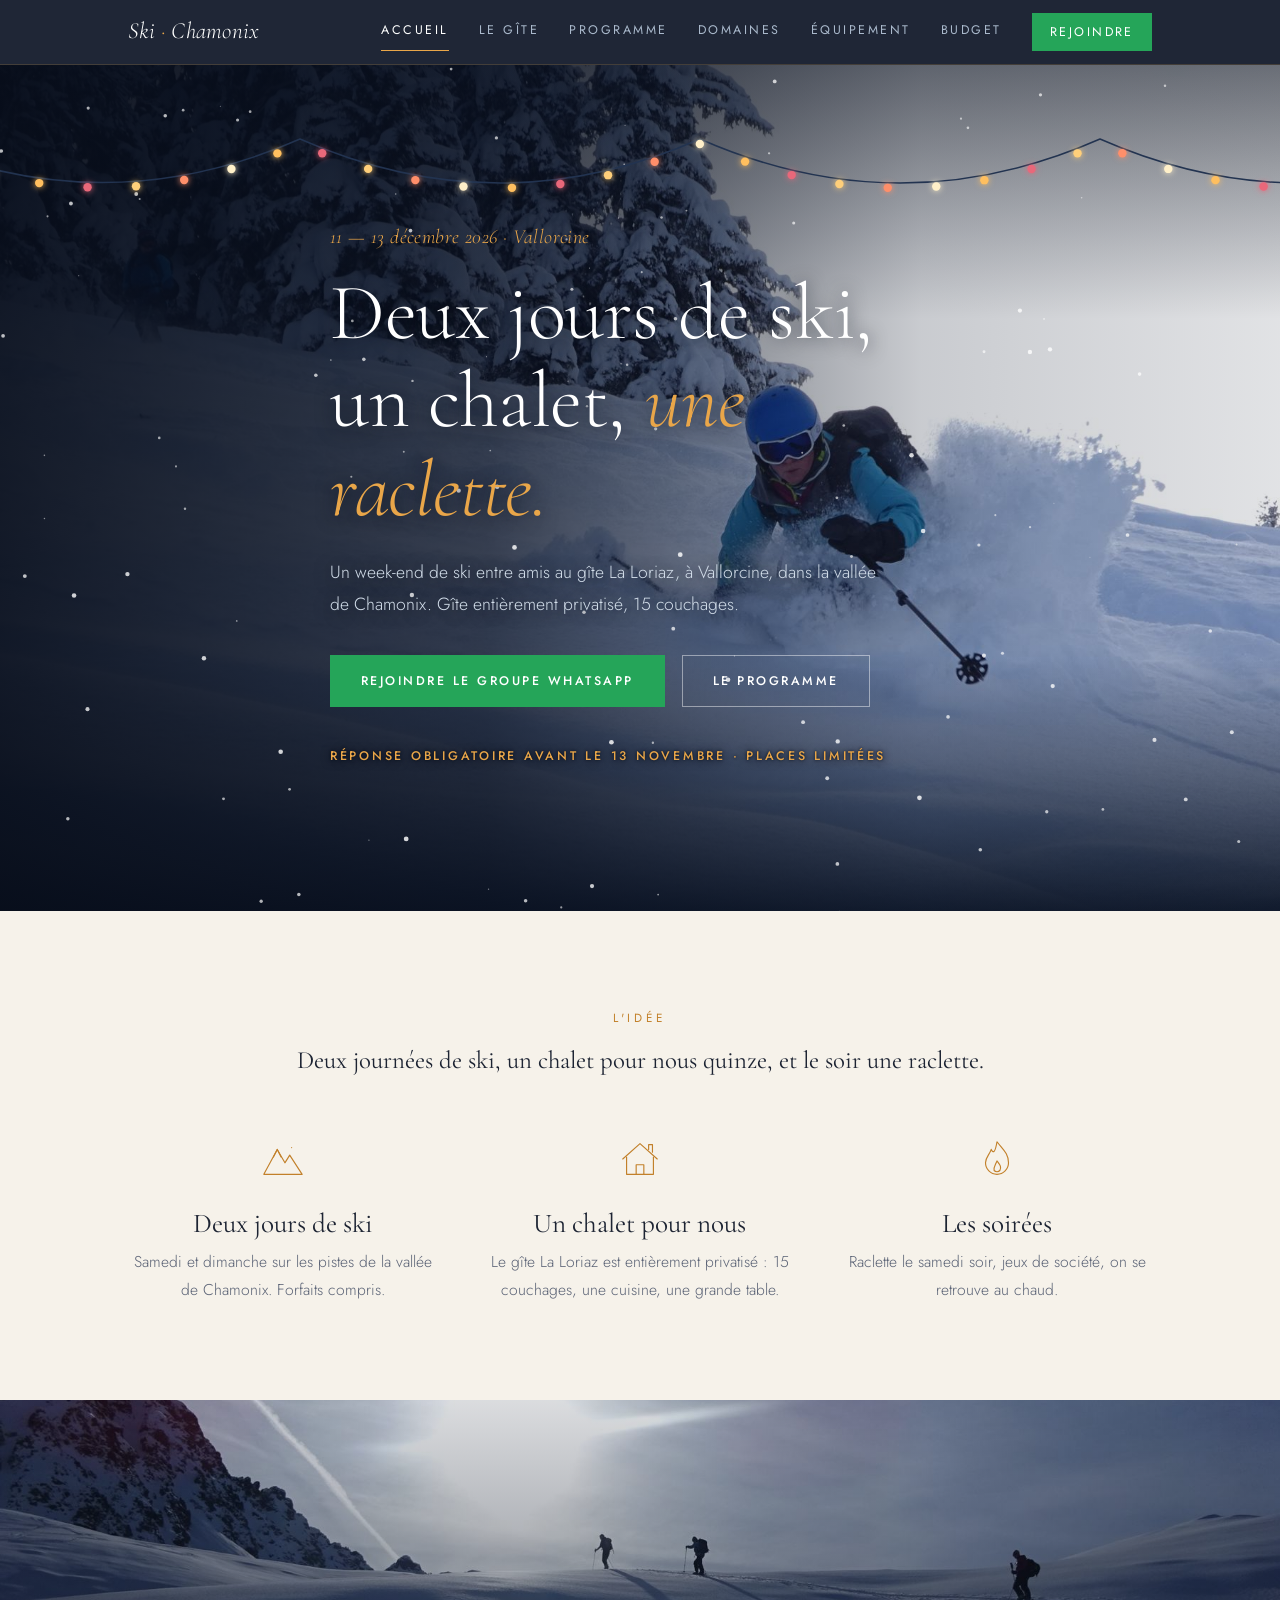
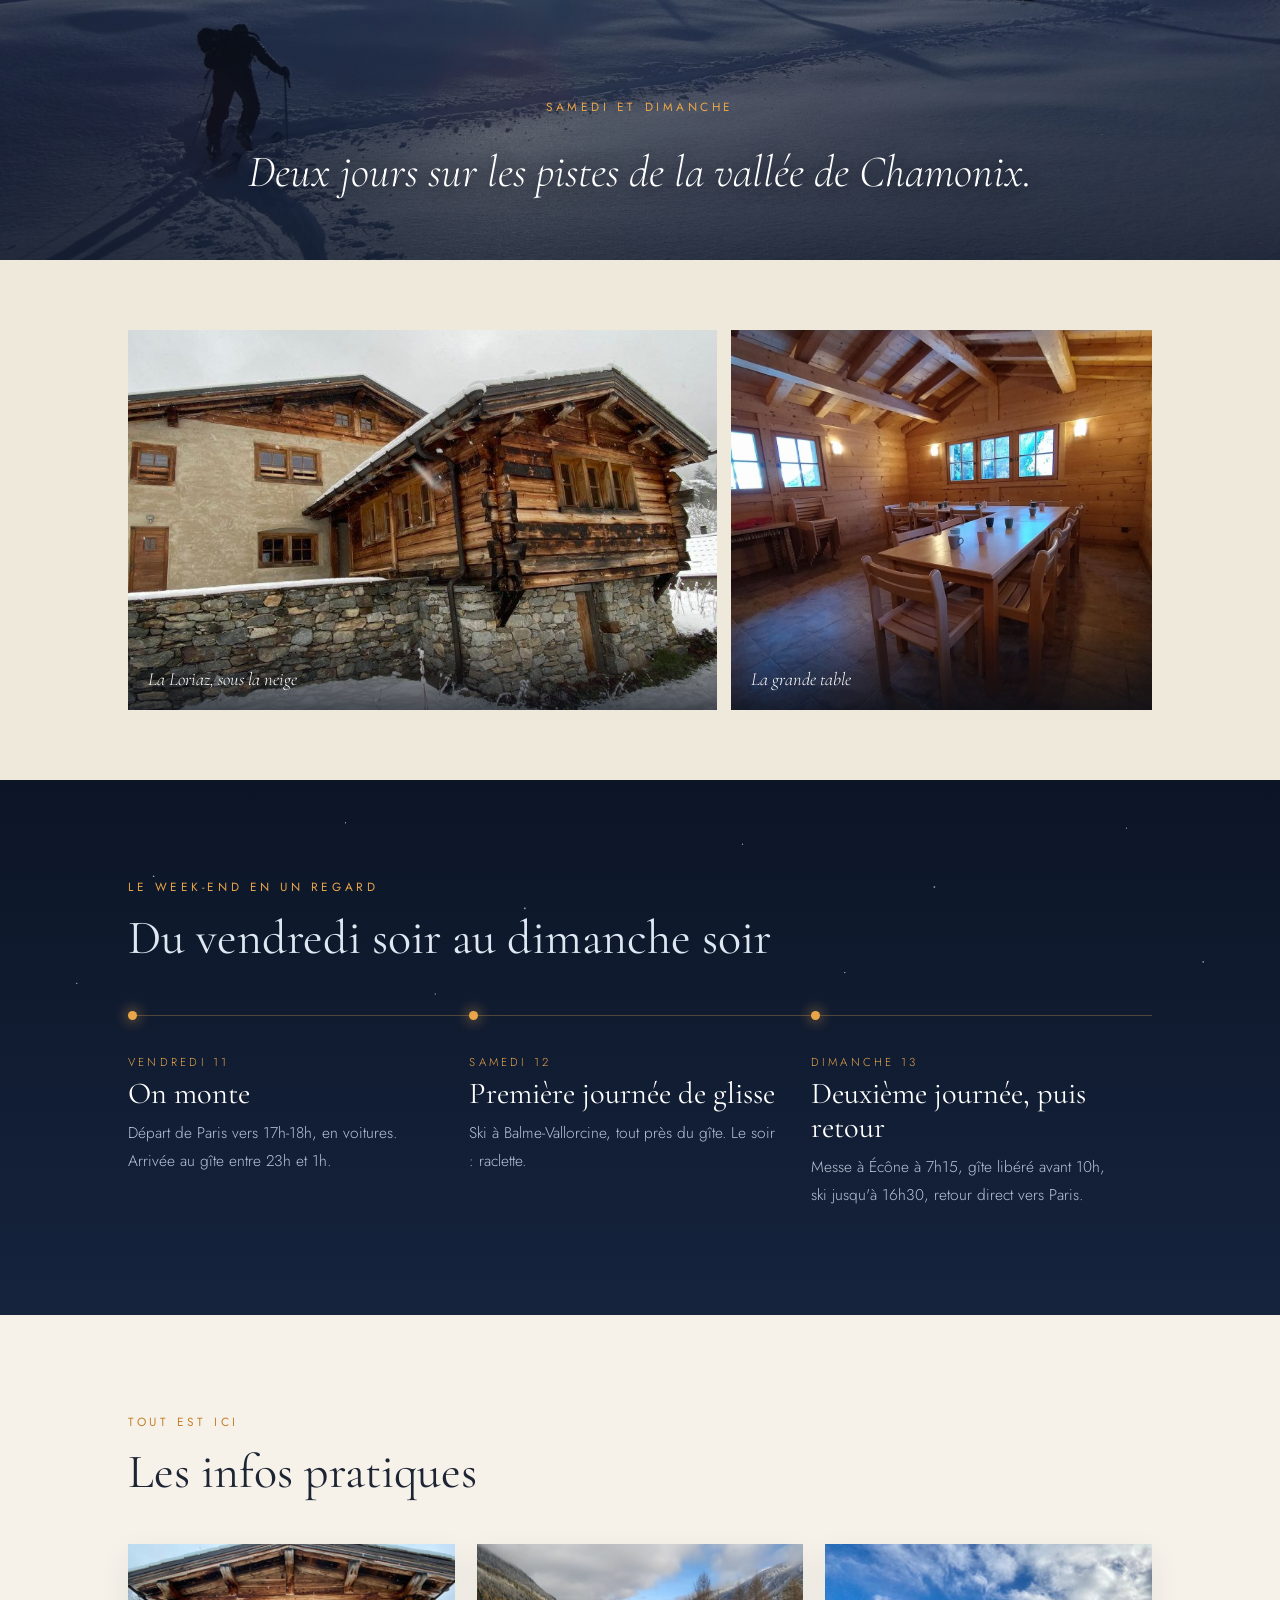
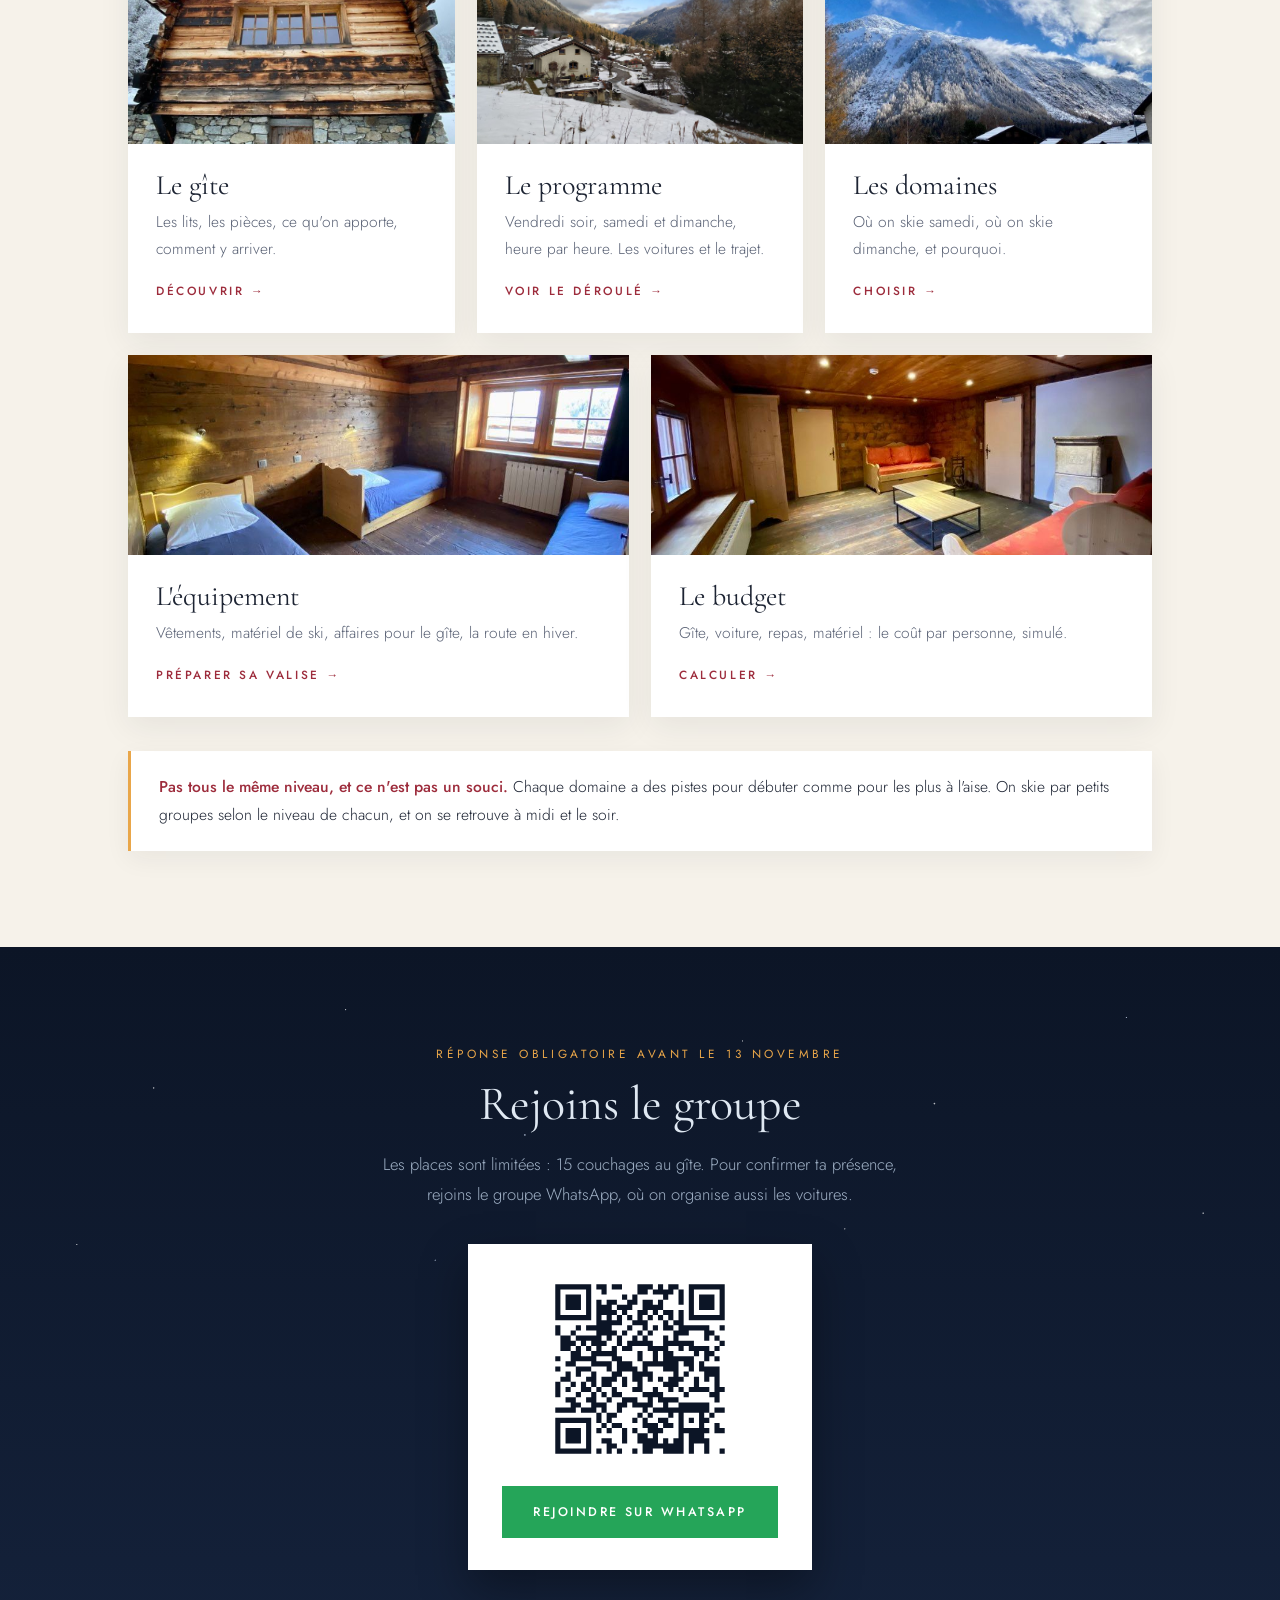
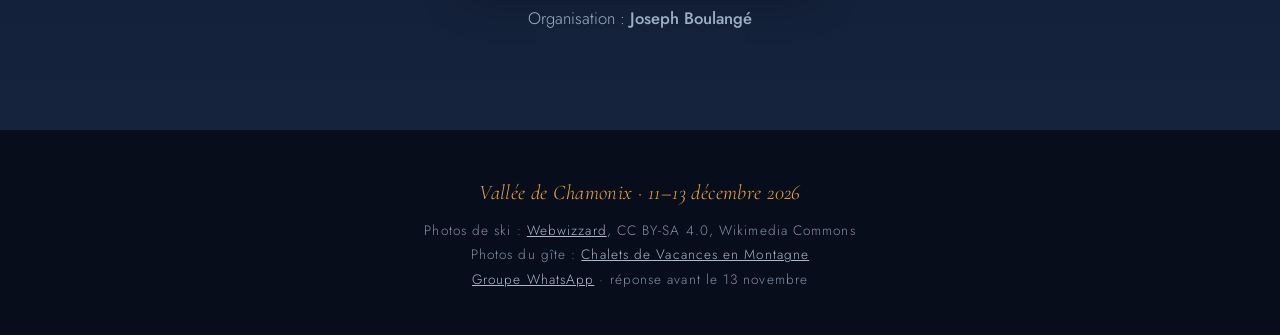
<file: index.html>
<!DOCTYPE html>
<html lang="fr">
<head>
    <meta charset="UTF-8">
    <meta name="viewport" content="width=device-width, initial-scale=1.0">
    <title>Week-end ski · Vallée de Chamonix · 11-13 décembre 2026</title>
    <link rel="preconnect" href="https://fonts.googleapis.com">
    <link rel="preconnect" href="https://fonts.gstatic.com" crossorigin>
    <link href="https://fonts.googleapis.com/css2?family=Cormorant+Garamond:ital,wght@0,300;0,400;0,500;0,600;1,300;1,400&family=Jost:wght@300;400;500&display=swap" rel="stylesheet">
    <link rel="stylesheet" href="style.css">
</head>
<body>

    <nav class="site-nav">
        <div class="container nav-inner">
            <a href="index.html" class="nav-logo">Ski <span>·</span> Chamonix</a>
            <div class="nav-links">
                <a href="index.html" class="active">Accueil</a>
                <a href="gite.html">Le gîte</a>
                <a href="programme.html">Programme</a>
                <a href="domaines.html">Domaines</a>
                <a href="equipement.html">Équipement</a>
                <a href="budget.html">Budget</a>
                <a href="https://chat.whatsapp.com/JaET11jtQ837spinIDWd2D" class="nav-cta" target="_blank" rel="noopener">Rejoindre</a>
            </div>
        </div>
    </nav>

    <header class="hero">
        <div class="hero-photo" role="img" aria-label="Skieur dans la poudreuse, vallée de Chamonix"></div>
        <div class="hero-shade"></div>
        <svg id="lights" class="lights" viewBox="0 0 1440 110" preserveAspectRatio="xMidYMin slice" aria-hidden="true">
            <defs><filter id="glow" x="-200%" y="-200%" width="500%" height="500%"><feGaussianBlur stdDeviation="3.2" result="b"/><feMerge><feMergeNode in="b"/><feMergeNode in="SourceGraphic"/></feMerge></filter></defs>
            <path d="M-20,8 Q180,98 380,10 Q580,98 780,10 Q980,98 1180,10 Q1380,98 1580,10" fill="none" stroke="#223350" stroke-width="1.5"/>
        </svg>
        <canvas class="snow-canvas"></canvas>
        <div class="container hero-content">
            <span class="kicker">11 — 13 décembre 2026 · Vallorcine</span>
            <h1>Deux jours de ski, un chalet, <em>une raclette.</em></h1>
            <p class="hero-sub">Un week-end de ski entre amis au gîte La Loriaz, à Vallorcine, dans la vallée de Chamonix. Gîte entièrement privatisé, 15 couchages.</p>
            <a href="https://chat.whatsapp.com/JaET11jtQ837spinIDWd2D" class="btn btn-wa" target="_blank" rel="noopener">Rejoindre le groupe WhatsApp</a>
            <a href="programme.html" class="btn btn-ghost">Le programme</a>
            <p class="hero-deadline">Réponse obligatoire avant le 13 novembre · places limitées</p>
        </div>
    </header>

    <main>
        <section class="section">
            <div class="container center">
                <div class="reveal">
                    <span class="eyebrow">L'idée</span>
                    <p class="lead">Deux journées de ski, un chalet pour nous quinze, et le soir une raclette.</p>
                </div>
                <div class="pillars">
                    <div class="pillar reveal">
                        <svg viewBox="0 0 48 48"><path d="M4 40 L18 14 L26 28 L31 20 L44 40 Z"/><path d="M14 22 L18 14 L22 22"/><path d="M33 12 L33 12.1"/></svg>
                        <h3>Deux jours de ski</h3>
                        <p>Samedi et dimanche sur les pistes de la vallée de Chamonix. Forfaits compris.</p>
                    </div>
                    <div class="pillar reveal">
                        <svg viewBox="0 0 48 48"><path d="M6 24 L24 8 L42 24"/><path d="M10 22 V40 H38 V22"/><path d="M20 40 V30 H28 V40"/><path d="M33 14 V9 H37 V17"/></svg>
                        <h3>Un chalet pour nous</h3>
                        <p>Le gîte La Loriaz est entièrement privatisé : 15 couchages, une cuisine, une grande table.</p>
                    </div>
                    <div class="pillar reveal">
                        <svg viewBox="0 0 48 48"><path d="M24 6 C30 14 36 18 36 28 A12 12 0 0 1 12 28 C12 22 16 20 18 14 C20 18 22 18 24 6 Z"/><path d="M24 26 C27 30 29 32 27 36 A4 4 0 0 1 21 36 C20 33 22 31 24 26 Z"/></svg>
                        <h3>Les soirées</h3>
                        <p>Raclette le samedi soir, jeux de société, on se retrouve au chaud.</p>
                    </div>
                </div>
            </div>
        </section>

        <section class="ski-banner reveal">
            <div class="ski-banner-photo" role="img" aria-label="Skieurs en montagne face au soleil, vallée de Chamonix"></div>
            <div class="ski-banner-text">
                <span class="eyebrow">Samedi et dimanche</span>
                <p>Deux jours sur les pistes de la vallée de Chamonix.</p>
            </div>
        </section>

        <section class="section-paper2" style="padding: 0;">
            <div class="container" style="padding-top: 70px; padding-bottom: 70px;">
                <div class="band reveal">
                    <figure class="photo"><img src="assets/chalet-neige.jpg" alt="Le gîte La Loriaz sous la neige"><figcaption>La Loriaz, sous la neige</figcaption></figure>
                    <figure class="photo"><img src="assets/salle-a-manger.jpg" alt="La salle à manger du gîte"><figcaption>La grande table</figcaption></figure>
                </div>
            </div>
        </section>

        <section class="section section-night">
            <div class="stars"></div>
            <div class="container" style="position:relative;z-index:3;">
                <span class="eyebrow">Le week-end en un regard</span>
                <h2 class="h2">Du vendredi soir au dimanche soir</h2>
                <div class="glance">
                    <div class="reveal">
                        <small>Vendredi 11</small>
                        <h3>On monte</h3>
                        <p>Départ de Paris vers 17h-18h, en voitures. Arrivée au gîte entre 23h et 1h.</p>
                    </div>
                    <div class="reveal">
                        <small>Samedi 12</small>
                        <h3>Première journée de glisse</h3>
                        <p>Ski à Balme-Vallorcine, tout près du gîte. Le soir : raclette.</p>
                    </div>
                    <div class="reveal">
                        <small>Dimanche 13</small>
                        <h3>Deuxième journée, puis retour</h3>
                        <p>Messe à Écône à 7h15, gîte libéré avant 10h, ski jusqu'à 16h30, retour direct vers Paris.</p>
                    </div>
                </div>
            </div>
        </section>

        <section class="section">
            <div class="container">
                <span class="eyebrow">Tout est ici</span>
                <h2 class="h2">Les infos pratiques</h2>
                <div class="cards">
                    <a href="gite.html" class="card reveal">
                        <figure class="photo"><img src="assets/facade-bois.jpg" alt="Façade en bois du chalet"></figure>
                        <div class="card-body"><h3>Le gîte</h3><p>Les lits, les pièces, ce qu'on apporte, comment y arriver.</p><span class="more">Découvrir →</span></div>
                    </a>
                    <a href="programme.html" class="card reveal">
                        <figure class="photo"><img src="assets/village-neige.jpg" alt="Le village de Vallorcine sous la neige"></figure>
                        <div class="card-body"><h3>Le programme</h3><p>Vendredi soir, samedi et dimanche, heure par heure. Les voitures et le trajet.</p><span class="more">Voir le déroulé →</span></div>
                    </a>
                    <a href="domaines.html" class="card reveal">
                        <figure class="photo"><img src="assets/montagne.jpg" alt="Montagnes enneigées au-dessus de Vallorcine"></figure>
                        <div class="card-body"><h3>Les domaines</h3><p>Où on skie samedi, où on skie dimanche, et pourquoi.</p><span class="more">Choisir →</span></div>
                    </a>
                    <a href="equipement.html" class="card reveal">
                        <figure class="photo"><img src="assets/chambre.jpg" alt="Une chambre du gîte"></figure>
                        <div class="card-body"><h3>L'équipement</h3><p>Vêtements, matériel de ski, affaires pour le gîte, la route en hiver.</p><span class="more">Préparer sa valise →</span></div>
                    </a>
                    <a href="budget.html" class="card reveal">
                        <figure class="photo"><img src="assets/salon.jpg" alt="Le salon du gîte"></figure>
                        <div class="card-body"><h3>Le budget</h3><p>Gîte, voiture, repas, matériel : le coût par personne, simulé.</p><span class="more">Calculer →</span></div>
                    </a>
                </div>
                <div class="note reveal" style="margin-top:34px;"><strong>Pas tous le même niveau, et ce n'est pas un souci.</strong> Chaque domaine a des pistes pour débuter comme pour les plus à l'aise. On skie par petits groupes selon le niveau de chacun, et on se retrouve à midi et le soir.</div>
            </div>
        </section>

        <section class="section section-night center">
            <div class="stars"></div>
            <div class="container reveal" style="position:relative;z-index:3;">
                <span class="eyebrow">Réponse obligatoire avant le 13 novembre</span>
                <h2 class="h2">Rejoins le groupe</h2>
                <p class="muted" style="max-width:560px;margin:0 auto 34px;">Les places sont limitées : 15 couchages au gîte. Pour confirmer ta présence, rejoins le groupe WhatsApp, où on organise aussi les voitures.</p>
                <div class="wa-card">
                    <img src="assets/qr-whatsapp.svg" alt="QR code du groupe WhatsApp" width="190" height="190">
                    <a class="btn" href="https://chat.whatsapp.com/JaET11jtQ837spinIDWd2D" target="_blank" rel="noopener">Rejoindre sur WhatsApp</a>
                </div>
                <p class="muted" style="margin-top:34px;">Organisation : <strong>Joseph Boulangé</strong></p>
            </div>
        </section>
    </main>

    <footer class="site-footer">
        <em>Vallée de Chamonix · 11–13 décembre 2026</em>
        Photos de ski : <a href="https://commons.wikimedia.org/wiki/User:Webwizzard" target="_blank" rel="noopener">Webwizzard</a>, CC BY-SA 4.0, Wikimedia Commons<br>
        Photos du gîte : <a href="https://giteschamonix.com/portfolio/la-loriaz/" target="_blank" rel="noopener">Chalets de Vacances en Montagne</a><br>
        <a href="https://chat.whatsapp.com/JaET11jtQ837spinIDWd2D" target="_blank" rel="noopener">Groupe WhatsApp</a> · réponse avant le 13 novembre
    </footer>

    <script src="script.js"></script>
</body>
</html>
</file>
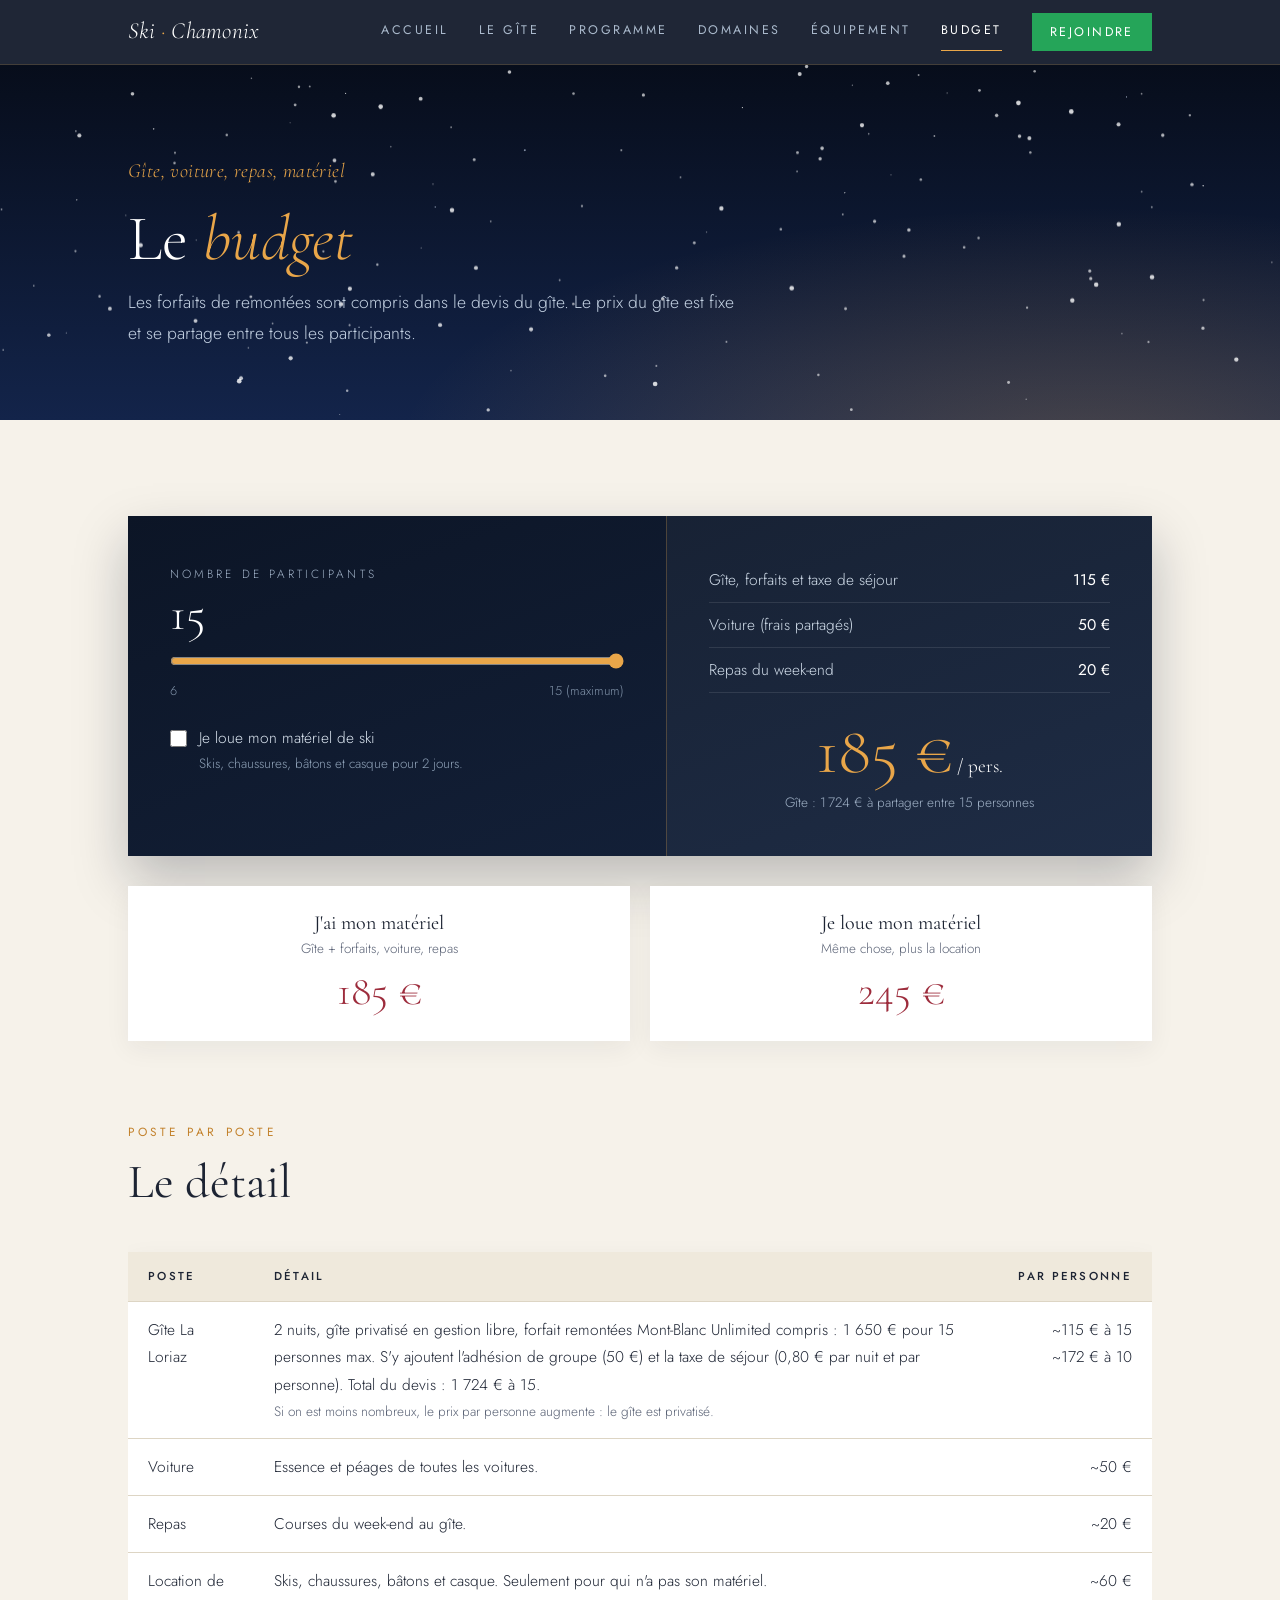
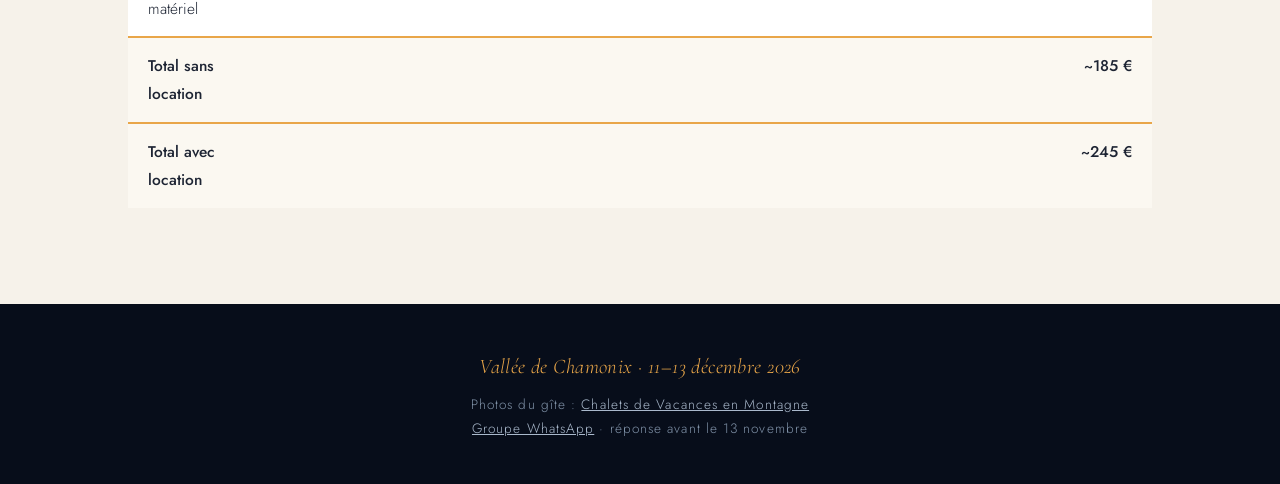
<file: budget.html>
<!DOCTYPE html>
<html lang="fr">
<head>
    <meta charset="UTF-8">
    <meta name="viewport" content="width=device-width, initial-scale=1.0">
    <title>Budget · Week-end ski Chamonix</title>
    <link rel="preconnect" href="https://fonts.googleapis.com">
    <link rel="preconnect" href="https://fonts.gstatic.com" crossorigin>
    <link href="https://fonts.googleapis.com/css2?family=Cormorant+Garamond:ital,wght@0,300;0,400;0,500;0,600;1,300;1,400&family=Jost:wght@300;400;500&display=swap" rel="stylesheet">
    <link rel="stylesheet" href="style.css">
</head>
<body>

    <nav class="site-nav">
        <div class="container nav-inner">
            <a href="index.html" class="nav-logo">Ski <span>·</span> Chamonix</a>
            <div class="nav-links">
                <a href="index.html">Accueil</a>
                <a href="gite.html">Le gîte</a>
                <a href="programme.html">Programme</a>
                <a href="domaines.html">Domaines</a>
                <a href="equipement.html">Équipement</a>
                <a href="budget.html" class="active">Budget</a>
                <a href="https://chat.whatsapp.com/JaET11jtQ837spinIDWd2D" class="nav-cta" target="_blank" rel="noopener">Rejoindre</a>
            </div>
        </div>
    </nav>

    <header class="page-head">
        <div class="stars"></div>
        <canvas class="snow-canvas"></canvas>
        <div class="container">
            <span class="kicker">Gîte, voiture, repas, matériel</span>
            <h1>Le <em>budget</em></h1>
            <p>Les forfaits de remontées sont compris dans le devis du gîte. Le prix du gîte est fixe et se partage entre tous les participants.</p>
        </div>
    </header>

    <main>
        <section class="section">
            <div class="container">
                <div class="calc reveal">
                    <div class="calc-left">
                        <label class="big" for="people">Nombre de participants</label>
                        <div class="n-out" id="people-out">15</div>
                        <input type="range" id="people" min="6" max="15" value="15">
                        <div class="scale"><span>6</span><span>15 (maximum)</span></div>

                        <label class="opt"><input type="checkbox" id="opt-rental"><span>Je loue mon matériel de ski<small>Skis, chaussures, bâtons et casque pour 2 jours.</small></span></label>
                    </div>
                    <div class="calc-right">
                        <ul class="lines">
                            <li><span>Gîte, forfaits et taxe de séjour</span><b id="v-lodging"></b></li>
                            <li><span>Voiture (frais partagés)</span><b id="v-transport"></b></li>
                            <li><span>Repas du week-end</span><b id="v-food"></b></li>
                            <li id="l-rental" class="off"><span>Location de matériel</span><b id="v-rental"></b></li>
                        </ul>
                        <div class="sum">
                            <div class="per"><span id="per-person"></span><small>/ pers.</small></div>
                            <div class="hint" id="hint"></div>
                        </div>
                    </div>
                </div>

                <div class="scen">
                    <div class="reveal"><h4>J'ai mon matériel</h4><small>Gîte + forfaits, voiture, repas</small><div class="v" id="scen-a"></div></div>
                    <div class="reveal"><h4>Je loue mon matériel</h4><small>Même chose, plus la location</small><div class="v" id="scen-b"></div></div>
                </div>

                <span class="eyebrow" style="margin-top:80px;">Poste par poste</span>
                <h2 class="h2">Le détail</h2>
                <div class="table-wrap reveal">
                    <table class="sim">
                        <thead><tr><th>Poste</th><th>Détail</th><th class="num">Par personne</th></tr></thead>
                        <tbody>
                            <tr><td>Gîte La Loriaz</td><td>2 nuits, gîte privatisé en gestion libre, forfait remontées Mont-Blanc Unlimited compris : 1 650 € pour 15 personnes max. S'y ajoutent l'adhésion de groupe (50 €) et la taxe de séjour (0,80 € par nuit et par personne). Total du devis : 1 724 € à 15.<small>Si on est moins nombreux, le prix par personne augmente : le gîte est privatisé.</small></td><td class="num">~115 € à 15<br>~172 € à 10</td></tr>
                            <tr><td>Voiture</td><td>Essence et péages de toutes les voitures.</td><td class="num">~50 €</td></tr>
                            <tr><td>Repas</td><td>Courses du week-end au gîte.</td><td class="num">~20 €</td></tr>
                            <tr><td>Location de matériel</td><td>Skis, chaussures, bâtons et casque. Seulement pour qui n'a pas son matériel.</td><td class="num">~60 €</td></tr>
                            <tr class="total"><td>Total sans location</td><td></td><td class="num">~185 €</td></tr>
                            <tr class="total"><td>Total avec location</td><td></td><td class="num">~245 €</td></tr>
                        </tbody>
                    </table>
                </div>
            </div>
        </section>
    </main>

    <footer class="site-footer">
        <em>Vallée de Chamonix · 11–13 décembre 2026</em>
        Photos du gîte : <a href="https://giteschamonix.com/portfolio/la-loriaz/" target="_blank" rel="noopener">Chalets de Vacances en Montagne</a><br>
        <a href="https://chat.whatsapp.com/JaET11jtQ837spinIDWd2D" target="_blank" rel="noopener">Groupe WhatsApp</a> · réponse avant le 13 novembre
    </footer>

    <script src="script.js"></script>
</body>
</html>
</file>
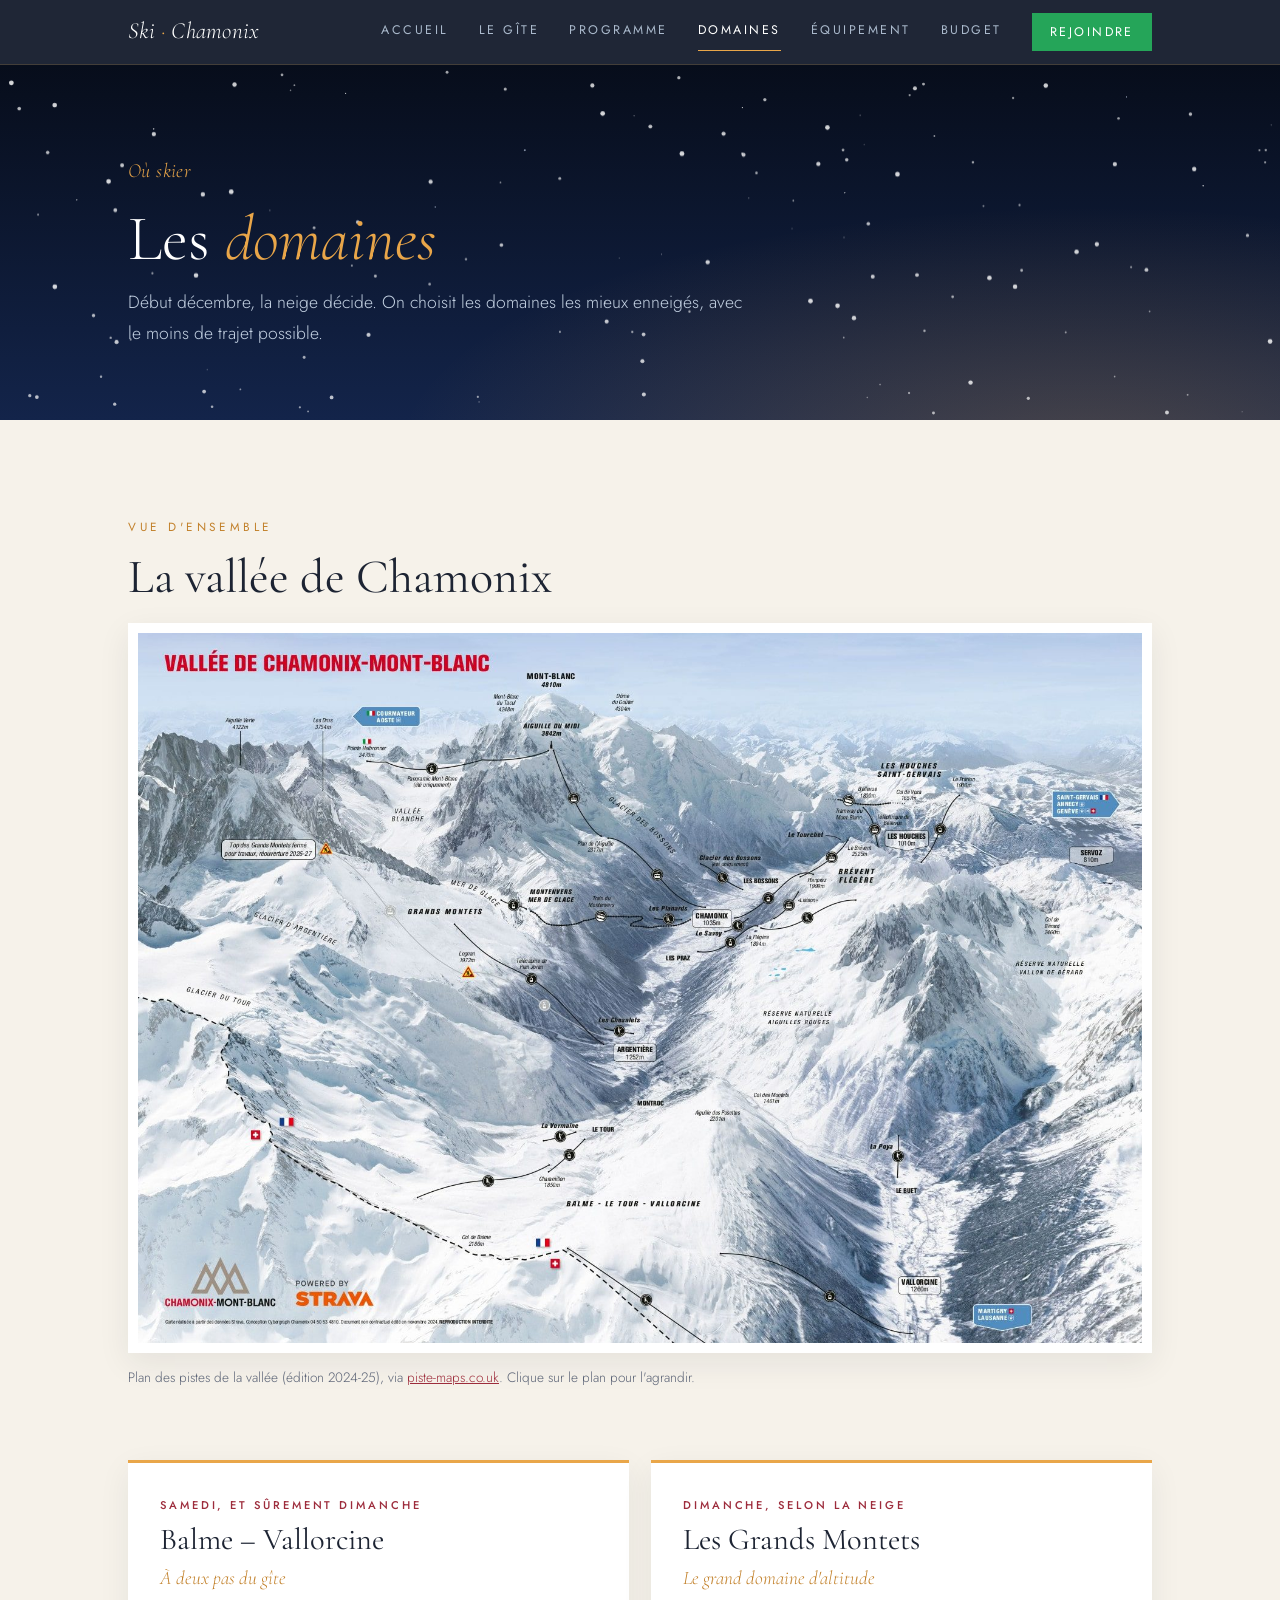
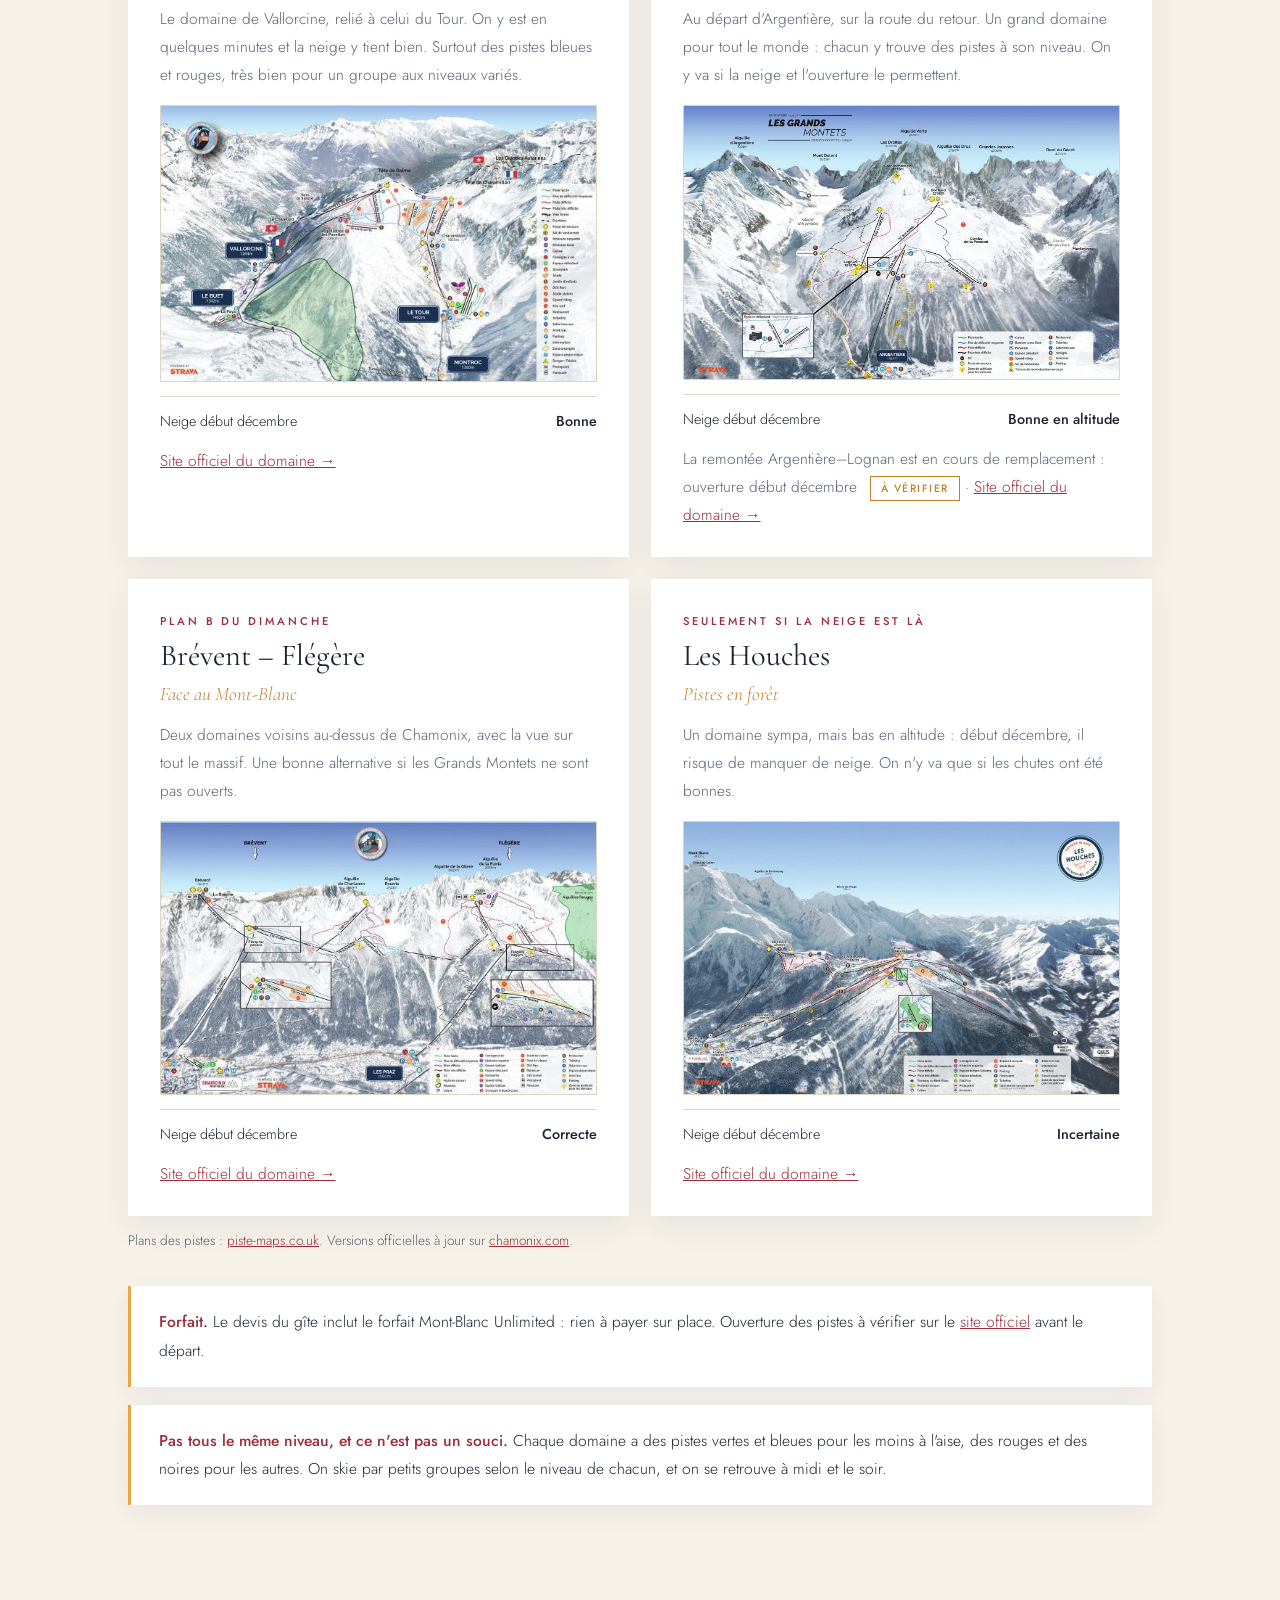
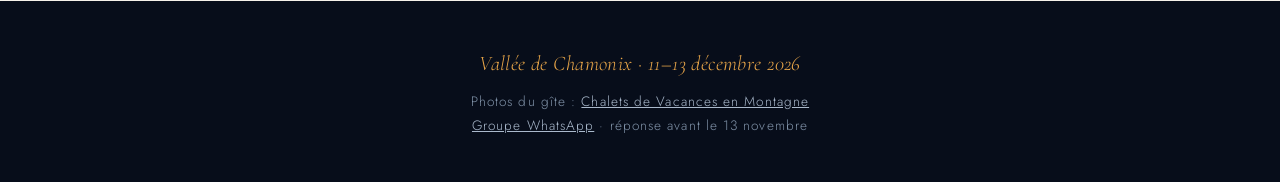
<file: domaines.html>
<!DOCTYPE html>
<html lang="fr">
<head>
    <meta charset="UTF-8">
    <meta name="viewport" content="width=device-width, initial-scale=1.0">
    <title>Domaines skiables · Week-end ski Chamonix</title>
    <link rel="preconnect" href="https://fonts.googleapis.com">
    <link rel="preconnect" href="https://fonts.gstatic.com" crossorigin>
    <link href="https://fonts.googleapis.com/css2?family=Cormorant+Garamond:ital,wght@0,300;0,400;0,500;0,600;1,300;1,400&family=Jost:wght@300;400;500&display=swap" rel="stylesheet">
    <link rel="stylesheet" href="style.css">
</head>
<body>

    <nav class="site-nav">
        <div class="container nav-inner">
            <a href="index.html" class="nav-logo">Ski <span>·</span> Chamonix</a>
            <div class="nav-links">
                <a href="index.html">Accueil</a>
                <a href="gite.html">Le gîte</a>
                <a href="programme.html">Programme</a>
                <a href="domaines.html" class="active">Domaines</a>
                <a href="equipement.html">Équipement</a>
                <a href="budget.html">Budget</a>
                <a href="https://chat.whatsapp.com/JaET11jtQ837spinIDWd2D" class="nav-cta" target="_blank" rel="noopener">Rejoindre</a>
            </div>
        </div>
    </nav>

    <header class="page-head">
        <div class="stars"></div>
        <canvas class="snow-canvas"></canvas>
        <div class="container">
            <span class="kicker">Où skier</span>
            <h1>Les <em>domaines</em></h1>
            <p>Début décembre, la neige décide. On choisit les domaines les mieux enneigés, avec le moins de trajet possible.</p>
        </div>
    </header>

    <main>
        <section class="section">
            <div class="container">
                <span class="eyebrow">Vue d'ensemble</span>
                <h2 class="h2">La vallée de Chamonix</h2>
                <a class="map-full reveal" href="assets/plan-vallee.jpg" target="_blank" rel="noopener"><img src="assets/plan-vallee.jpg" alt="Plan des pistes de la vallée de Chamonix"></a>
                <p class="map-credit">Plan des pistes de la vallée (édition 2024-25), via <a href="https://piste-maps.co.uk/france/chamonix" target="_blank" rel="noopener">piste-maps.co.uk</a>. Clique sur le plan pour l'agrandir.</p>

                <div class="areas" id="niveaux">
                    <div class="area pick reveal">
                        <span class="when-ski">Samedi, et sûrement dimanche</span>
                        <h3>Balme – Vallorcine</h3>
                        <div class="vibe">À deux pas du gîte</div>
                        <p>Le domaine de Vallorcine, relié à celui du Tour. On y est en quelques minutes et la neige y tient bien. Surtout des pistes bleues et rouges, très bien pour un groupe aux niveaux variés.</p>
                        <a class="map-thumb" href="assets/plan-balme-vallorcine.jpg" target="_blank" rel="noopener"><img src="assets/plan-balme-vallorcine.jpg" alt="Plan des pistes de Balme-Vallorcine"></a>
                        <div class="snow"><span>Neige début décembre</span><b>Bonne</b></div>
                        <p class="map-credit" style="margin-top:12px;"><a href="https://en.chamonix.com/things-to-see-and-do/sports-and-outdoor/skiing-in-chamonix-mont-blanc-valley/list-of-ski-areas/ski-area-balme-vallorcine" target="_blank" rel="noopener">Site officiel du domaine →</a></p>
                    </div>
                    <div class="area pick reveal">
                        <span class="when-ski">Dimanche, selon la neige</span>
                        <h3>Les Grands Montets</h3>
                        <div class="vibe">Le grand domaine d'altitude</div>
                        <p>Au départ d'Argentière, sur la route du retour. Un grand domaine pour tout le monde : chacun y trouve des pistes à son niveau. On y va si la neige et l'ouverture le permettent.</p>
                        <a class="map-thumb" href="assets/plan-grands-montets.jpg" target="_blank" rel="noopener"><img src="assets/plan-grands-montets.jpg" alt="Plan des pistes des Grands Montets"></a>
                        <div class="snow"><span>Neige début décembre</span><b>Bonne en altitude</b></div>
                        <p class="map-credit" style="margin-top:12px;">La remontée Argentière–Lognan est en cours de remplacement : ouverture début décembre <span class="tag">à vérifier</span> · <a href="https://en.chamonix.com/things-to-see-and-do/sports-and-outdoor/skiing-in-chamonix-mont-blanc-valley/list-of-ski-areas/ski-area-grands-montets" target="_blank" rel="noopener">Site officiel du domaine →</a></p>
                    </div>
                    <div class="area reveal">
                        <span class="when-ski">Plan B du dimanche</span>
                        <h3>Brévent – Flégère</h3>
                        <div class="vibe">Face au Mont-Blanc</div>
                        <p>Deux domaines voisins au-dessus de Chamonix, avec la vue sur tout le massif. Une bonne alternative si les Grands Montets ne sont pas ouverts.</p>
                        <a class="map-thumb" href="assets/plan-brevent-flegere.jpg" target="_blank" rel="noopener"><img src="assets/plan-brevent-flegere.jpg" alt="Plan des pistes de Brévent-Flégère"></a>
                        <div class="snow"><span>Neige début décembre</span><b>Correcte</b></div>
                        <p class="map-credit" style="margin-top:12px;"><a href="https://en.chamonix.com/things-to-see-and-do/sports-and-outdoor/skiing-in-chamonix-mont-blanc-valley/list-of-ski-areas/domaine-skiable-brevent-flegere" target="_blank" rel="noopener">Site officiel du domaine →</a></p>
                    </div>
                    <div class="area reveal">
                        <span class="when-ski">Seulement si la neige est là</span>
                        <h3>Les Houches</h3>
                        <div class="vibe">Pistes en forêt</div>
                        <p>Un domaine sympa, mais bas en altitude : début décembre, il risque de manquer de neige. On n'y va que si les chutes ont été bonnes.</p>
                        <a class="map-thumb" href="assets/plan-les-houches.jpg" target="_blank" rel="noopener"><img src="assets/plan-les-houches.jpg" alt="Plan des pistes des Houches"></a>
                        <div class="snow"><span>Neige début décembre</span><b>Incertaine</b></div>
                        <p class="map-credit" style="margin-top:12px;"><a href="https://en.chamonix.com/things-to-see-and-do/sports-and-outdoor/skiing-in-chamonix-mont-blanc-valley/list-of-ski-areas/les-houches-saint-gervais-ski-area" target="_blank" rel="noopener">Site officiel du domaine →</a></p>
                    </div>
                </div>
                <p class="map-credit">Plans des pistes : <a href="https://piste-maps.co.uk/france/chamonix" target="_blank" rel="noopener">piste-maps.co.uk</a>. Versions officielles à jour sur <a href="https://en.chamonix.com/activities/winter/skiing/list-of-ski-areas" target="_blank" rel="noopener">chamonix.com</a>.</p>

                <div class="note reveal">
                    <strong>Forfait.</strong> Le devis du gîte inclut le forfait Mont-Blanc Unlimited : rien à payer sur place. Ouverture des pistes à vérifier sur le <a href="https://www.chamonix.com/infos-live" target="_blank" rel="noopener">site officiel</a> avant le départ.
                </div>
                <div class="note reveal" style="margin-top:18px;">
                    <strong>Pas tous le même niveau, et ce n'est pas un souci.</strong> Chaque domaine a des pistes vertes et bleues pour les moins à l'aise, des rouges et des noires pour les autres. On skie par petits groupes selon le niveau de chacun, et on se retrouve à midi et le soir.
                </div>
            </div>
        </section>
    </main>

    <footer class="site-footer">
        <em>Vallée de Chamonix · 11–13 décembre 2026</em>
        Photos du gîte : <a href="https://giteschamonix.com/portfolio/la-loriaz/" target="_blank" rel="noopener">Chalets de Vacances en Montagne</a><br>
        <a href="https://chat.whatsapp.com/JaET11jtQ837spinIDWd2D" target="_blank" rel="noopener">Groupe WhatsApp</a> · réponse avant le 13 novembre
    </footer>

    <script src="script.js"></script>
</body>
</html>
</file>
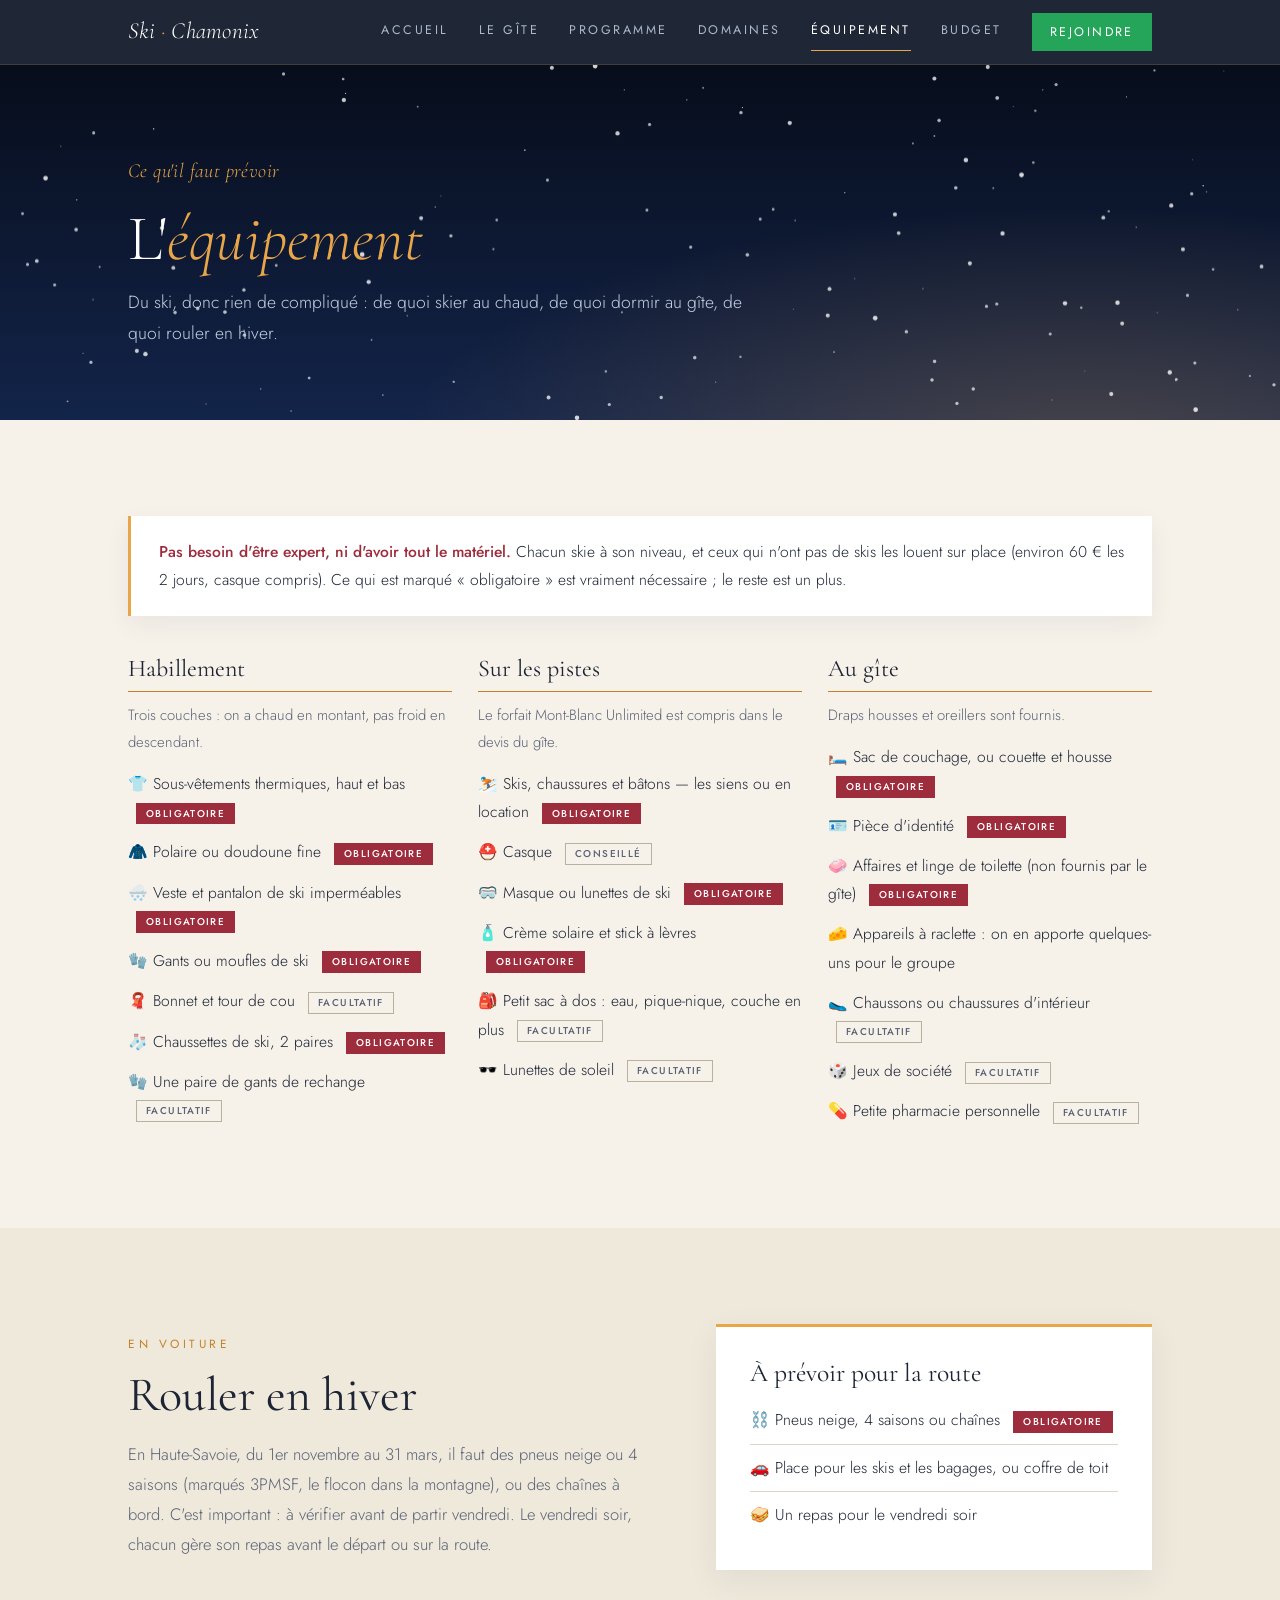
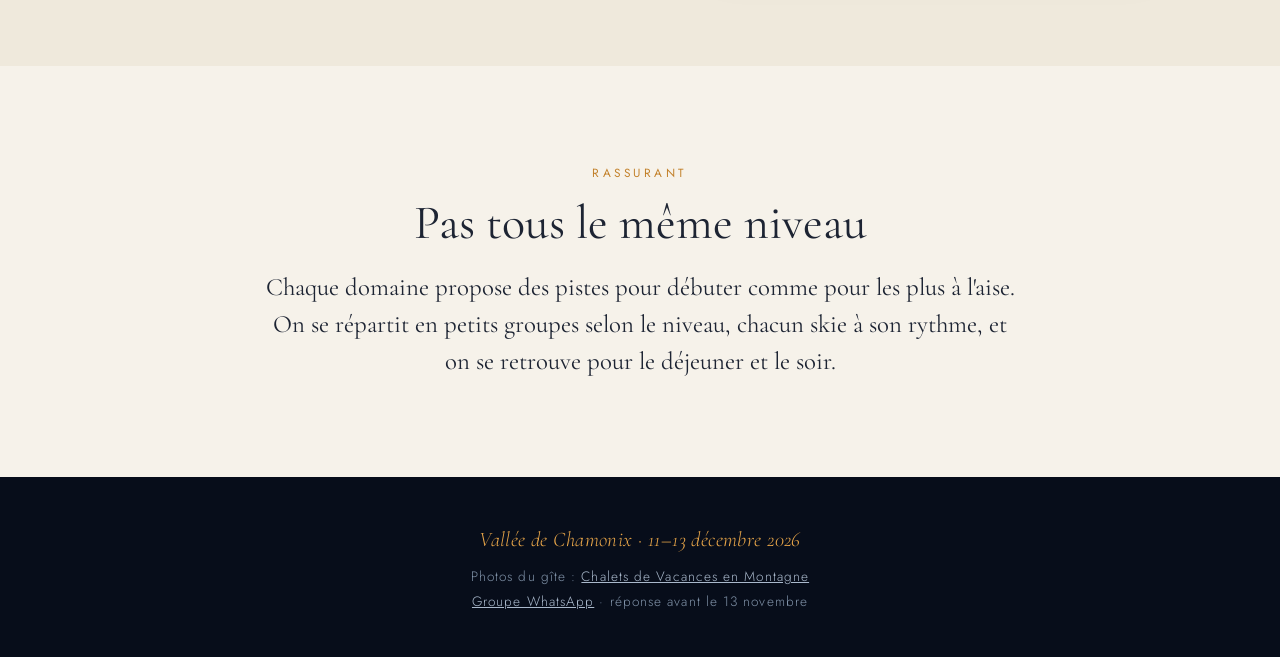
<file: equipement.html>
<!DOCTYPE html>
<html lang="fr">
<head>
    <meta charset="UTF-8">
    <meta name="viewport" content="width=device-width, initial-scale=1.0">
    <title>Équipement · Week-end ski Chamonix</title>
    <link rel="preconnect" href="https://fonts.googleapis.com">
    <link rel="preconnect" href="https://fonts.gstatic.com" crossorigin>
    <link href="https://fonts.googleapis.com/css2?family=Cormorant+Garamond:ital,wght@0,300;0,400;0,500;0,600;1,300;1,400&family=Jost:wght@300;400;500&display=swap" rel="stylesheet">
    <link rel="stylesheet" href="style.css">
</head>
<body>

    <nav class="site-nav">
        <div class="container nav-inner">
            <a href="index.html" class="nav-logo">Ski <span>·</span> Chamonix</a>
            <div class="nav-links">
                <a href="index.html">Accueil</a>
                <a href="gite.html">Le gîte</a>
                <a href="programme.html">Programme</a>
                <a href="domaines.html">Domaines</a>
                <a href="equipement.html" class="active">Équipement</a>
                <a href="budget.html">Budget</a>
                <a href="https://chat.whatsapp.com/JaET11jtQ837spinIDWd2D" class="nav-cta" target="_blank" rel="noopener">Rejoindre</a>
            </div>
        </div>
    </nav>

    <header class="page-head">
        <div class="stars"></div>
        <canvas class="snow-canvas"></canvas>
        <div class="container">
            <span class="kicker">Ce qu'il faut prévoir</span>
            <h1>L'<em>équipement</em></h1>
            <p>Du ski, donc rien de compliqué : de quoi skier au chaud, de quoi dormir au gîte, de quoi rouler en hiver.</p>
        </div>
    </header>

    <main>
        <section class="section">
            <div class="container">
                <div class="note reveal" style="margin-top:0;">
                    <strong>Pas besoin d'être expert, ni d'avoir tout le matériel.</strong> Chacun skie à son niveau, et ceux qui n'ont pas de skis les louent sur place (environ 60 € les 2 jours, casque compris). Ce qui est marqué « obligatoire » est vraiment nécessaire ; le reste est un plus.
                </div>

                <div class="list-cols">
                    <div class="list-col reveal">
                        <h4>Habillement</h4>
                        <p class="muted" style="font-size:.93rem;margin-bottom:8px;">Trois couches : on a chaud en montant, pas froid en descendant.</p>
                        <ul class="em">
                            <li>👕 Sous-vêtements thermiques, haut et bas <span class="tag-req">Obligatoire</span></li>
                            <li>🧥 Polaire ou doudoune fine <span class="tag-req">Obligatoire</span></li>
                            <li>🌨️ Veste et pantalon de ski imperméables <span class="tag-req">Obligatoire</span></li>
                            <li>🧤 Gants ou moufles de ski <span class="tag-req">Obligatoire</span></li>
                            <li>🧣 Bonnet et tour de cou <span class="tag-opt">Facultatif</span></li>
                            <li>🧦 Chaussettes de ski, 2 paires <span class="tag-req">Obligatoire</span></li>
                            <li>🧤 Une paire de gants de rechange <span class="tag-opt">Facultatif</span></li>
                        </ul>
                    </div>
                    <div class="list-col reveal">
                        <h4>Sur les pistes</h4>
                        <p class="muted" style="font-size:.93rem;margin-bottom:8px;">Le forfait Mont-Blanc Unlimited est compris dans le devis du gîte.</p>
                        <ul class="em">
                            <li>⛷️ Skis, chaussures et bâtons — les siens ou en location <span class="tag-req">Obligatoire</span></li>
                            <li>⛑️ Casque <span class="tag-opt">Conseillé</span></li>
                            <li>🥽 Masque ou lunettes de ski <span class="tag-req">Obligatoire</span></li>
                            <li>🧴 Crème solaire et stick à lèvres <span class="tag-req">Obligatoire</span></li>
                            <li>🎒 Petit sac à dos : eau, pique-nique, couche en plus <span class="tag-opt">Facultatif</span></li>
                            <li>🕶️ Lunettes de soleil <span class="tag-opt">Facultatif</span></li>
                        </ul>
                    </div>
                    <div class="list-col reveal">
                        <h4>Au gîte</h4>
                        <p class="muted" style="font-size:.93rem;margin-bottom:8px;">Draps housses et oreillers sont fournis.</p>
                        <ul class="em">
                            <li>🛏️ Sac de couchage, ou couette et housse <span class="tag-req">Obligatoire</span></li>
                            <li>🪪 Pièce d'identité <span class="tag-req">Obligatoire</span></li>
                            <li>🧼 Affaires et linge de toilette (non fournis par le gîte) <span class="tag-req">Obligatoire</span></li>
                            <li>🧀 Appareils à raclette : on en apporte quelques-uns pour le groupe</li>
                            <li>🥿 Chaussons ou chaussures d'intérieur <span class="tag-opt">Facultatif</span></li>
                            <li>🎲 Jeux de société <span class="tag-opt">Facultatif</span></li>
                            <li>💊 Petite pharmacie personnelle <span class="tag-opt">Facultatif</span></li>
                        </ul>
                    </div>
                </div>
            </div>
        </section>

        <section class="section section-paper2">
            <div class="container">
                <div class="split">
                    <div class="reveal">
                        <span class="eyebrow">En voiture</span>
                        <h2 class="h2">Rouler en hiver</h2>
                        <p class="muted">En Haute-Savoie, du 1er novembre au 31 mars, il faut des pneus neige ou 4 saisons (marqués 3PMSF, le flocon dans la montagne), ou des chaînes à bord. C'est important : à vérifier avant de partir vendredi. Le vendredi soir, chacun gère son repas avant le départ ou sur la route.</p>
                    </div>
                    <div class="box reveal">
                        <h3>À prévoir pour la route</h3>
                        <ul>
                            <li>⛓️ Pneus neige, 4 saisons ou chaînes <span class="tag-req">Obligatoire</span></li>
                            <li>🚗 Place pour les skis et les bagages, ou coffre de toit</li>
                            <li>🥪 Un repas pour le vendredi soir</li>
                        </ul>
                    </div>
                </div>
            </div>
        </section>

        <section class="section">
            <div class="container center reveal">
                <span class="eyebrow">Rassurant</span>
                <h2 class="h2">Pas tous le même niveau</h2>
                <p class="lead">Chaque domaine propose des pistes pour débuter comme pour les plus à l'aise. On se répartit en petits groupes selon le niveau, chacun skie à son rythme, et on se retrouve pour le déjeuner et le soir.</p>
            </div>
        </section>
    </main>

    <footer class="site-footer">
        <em>Vallée de Chamonix · 11–13 décembre 2026</em>
        Photos du gîte : <a href="https://giteschamonix.com/portfolio/la-loriaz/" target="_blank" rel="noopener">Chalets de Vacances en Montagne</a><br>
        <a href="https://chat.whatsapp.com/JaET11jtQ837spinIDWd2D" target="_blank" rel="noopener">Groupe WhatsApp</a> · réponse avant le 13 novembre
    </footer>

    <script src="script.js"></script>
</body>
</html>
</file>
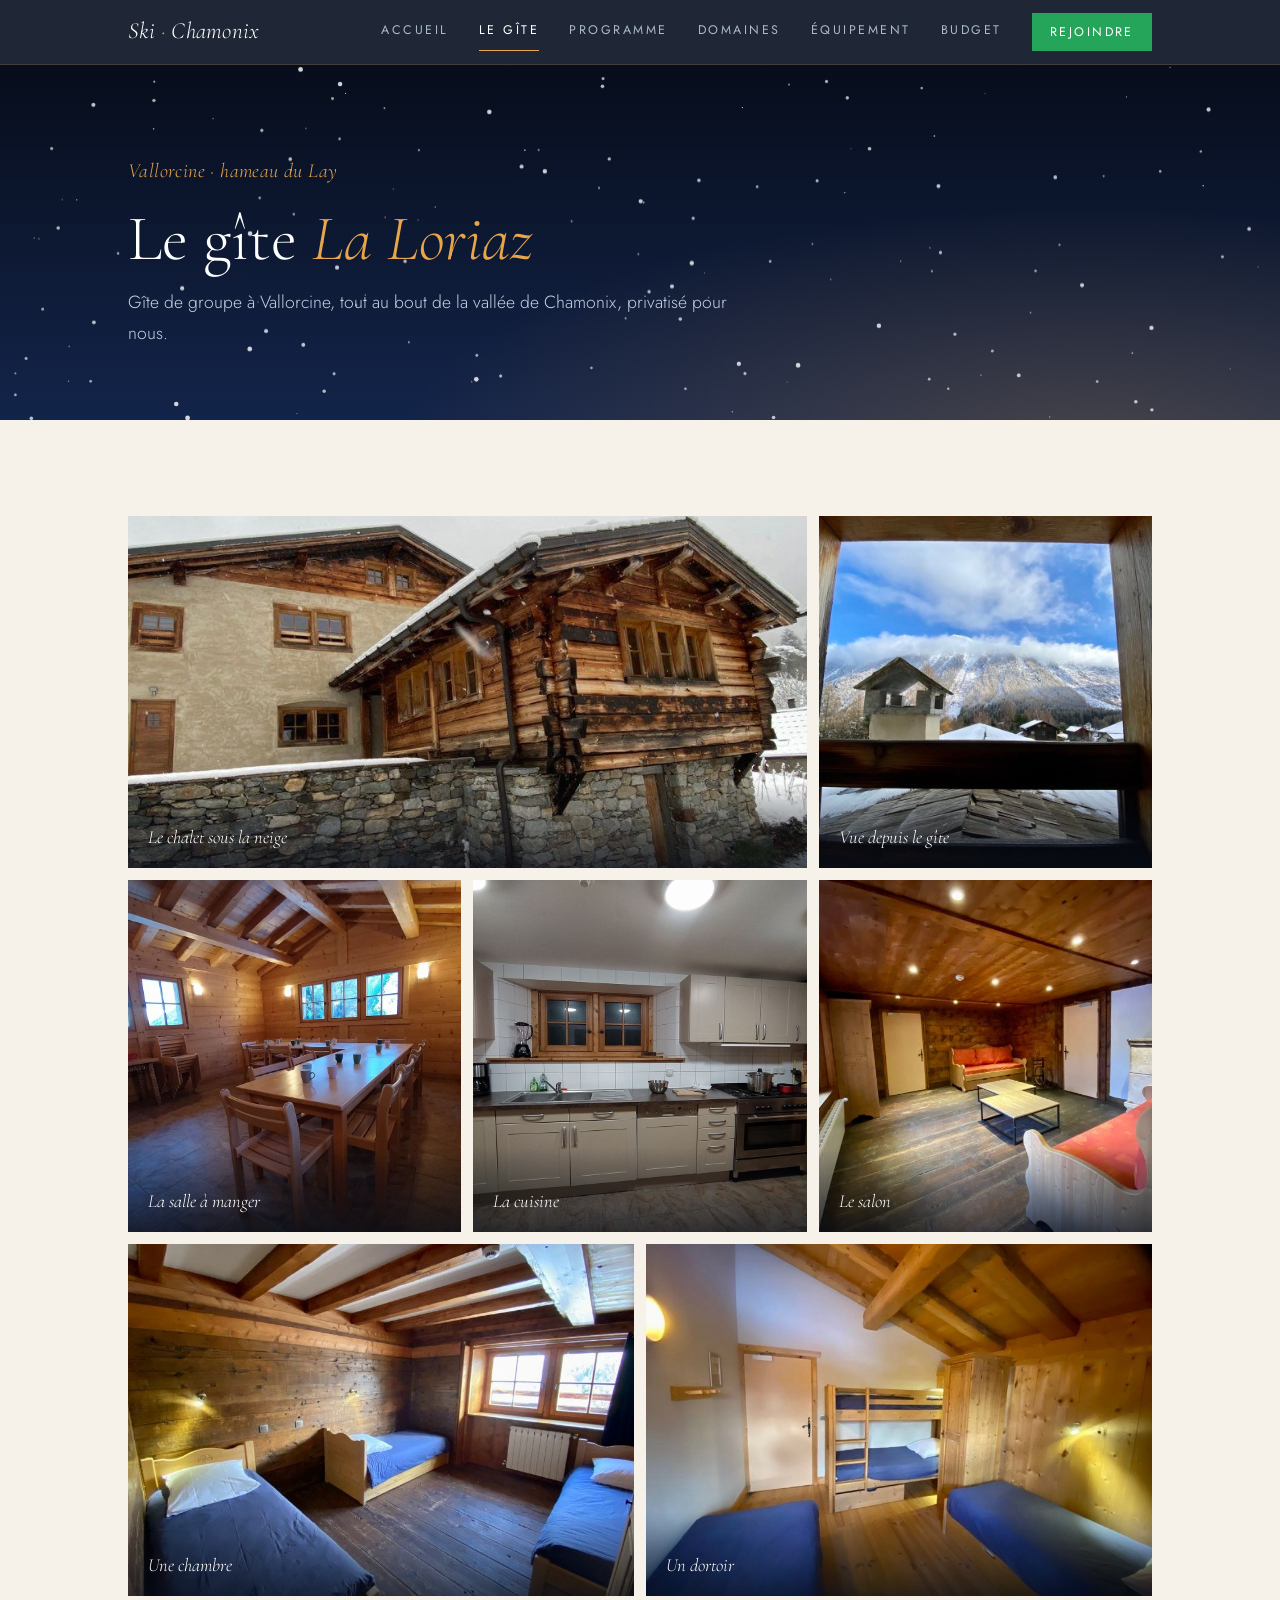
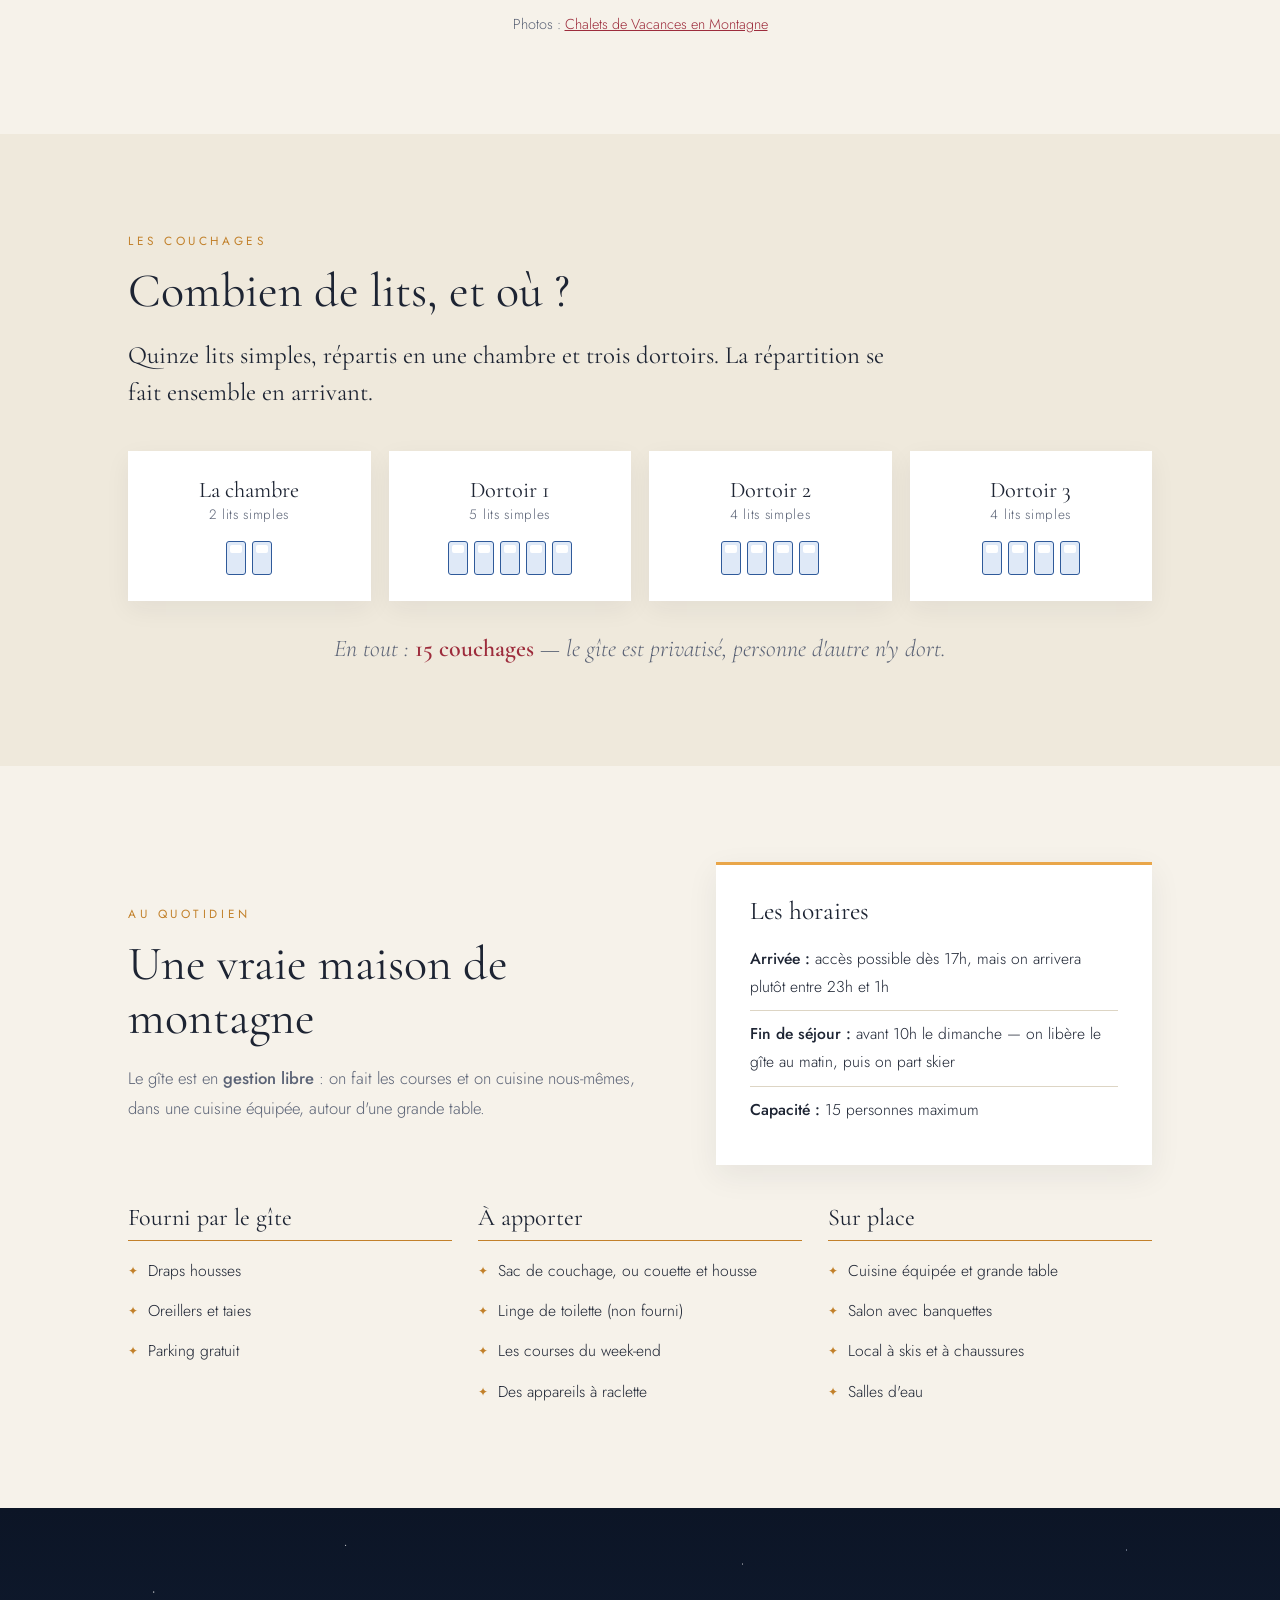
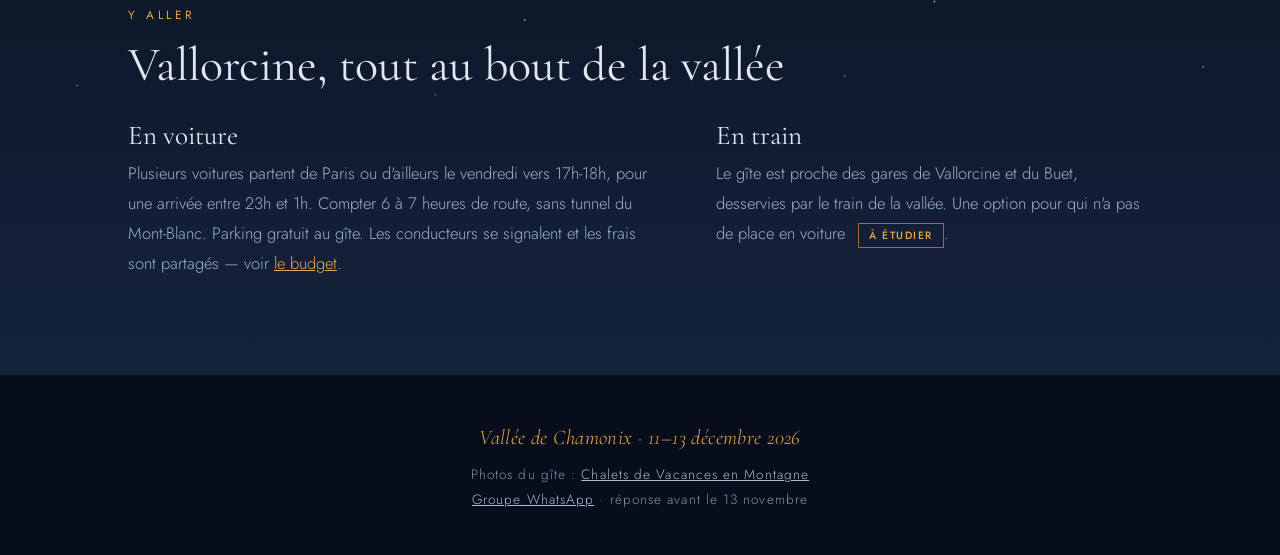
<file: gite.html>
<!DOCTYPE html>
<html lang="fr">
<head>
    <meta charset="UTF-8">
    <meta name="viewport" content="width=device-width, initial-scale=1.0">
    <title>Le gîte La Loriaz · Week-end ski Chamonix</title>
    <link rel="preconnect" href="https://fonts.googleapis.com">
    <link rel="preconnect" href="https://fonts.gstatic.com" crossorigin>
    <link href="https://fonts.googleapis.com/css2?family=Cormorant+Garamond:ital,wght@0,300;0,400;0,500;0,600;1,300;1,400&family=Jost:wght@300;400;500&display=swap" rel="stylesheet">
    <link rel="stylesheet" href="style.css">
</head>
<body>

    <nav class="site-nav">
        <div class="container nav-inner">
            <a href="index.html" class="nav-logo">Ski <span>·</span> Chamonix</a>
            <div class="nav-links">
                <a href="index.html">Accueil</a>
                <a href="gite.html" class="active">Le gîte</a>
                <a href="programme.html">Programme</a>
                <a href="domaines.html">Domaines</a>
                <a href="equipement.html">Équipement</a>
                <a href="budget.html">Budget</a>
                <a href="https://chat.whatsapp.com/JaET11jtQ837spinIDWd2D" class="nav-cta" target="_blank" rel="noopener">Rejoindre</a>
            </div>
        </div>
    </nav>

    <header class="page-head">
        <div class="stars"></div>
        <canvas class="snow-canvas"></canvas>
        <div class="container">
            <span class="kicker">Vallorcine · hameau du Lay</span>
            <h1>Le gîte <em>La Loriaz</em></h1>
            <p>Gîte de groupe à Vallorcine, tout au bout de la vallée de Chamonix, privatisé pour nous.</p>
        </div>
    </header>

    <main>
        <section class="section">
            <div class="container">
                <div class="gallery reveal">
                    <figure class="photo"><img src="assets/chalet-neige.jpg" alt="Le gîte sous la neige"><figcaption>Le chalet sous la neige</figcaption></figure>
                    <figure class="photo"><img src="assets/vue-fenetre.jpg" alt="Vue depuis une fenêtre du gîte"><figcaption>Vue depuis le gîte</figcaption></figure>
                    <figure class="photo"><img src="assets/salle-a-manger.jpg" alt="La salle à manger"><figcaption>La salle à manger</figcaption></figure>
                    <figure class="photo"><img src="assets/cuisine.jpg" alt="La cuisine"><figcaption>La cuisine</figcaption></figure>
                    <figure class="photo"><img src="assets/salon.jpg" alt="Le salon"><figcaption>Le salon</figcaption></figure>
                    <figure class="photo"><img src="assets/chambre.jpg" alt="Une chambre"><figcaption>Une chambre</figcaption></figure>
                    <figure class="photo"><img src="assets/dortoir.jpg" alt="Un dortoir"><figcaption>Un dortoir</figcaption></figure>
                </div>
                <p class="muted center" style="margin-top:16px;font-size:.9rem;">Photos : <a href="https://giteschamonix.com/portfolio/la-loriaz/" target="_blank" rel="noopener">Chalets de Vacances en Montagne</a></p>
            </div>
        </section>

        <section class="section section-paper2">
            <div class="container">
                <span class="eyebrow">Les couchages</span>
                <h2 class="h2">Combien de lits, et où ?</h2>
                <p class="lead">Quinze lits simples, répartis en une chambre et trois dortoirs. La répartition se fait ensemble en arrivant.</p>
                <div class="rooms">
                    <div class="room reveal"><h4>La chambre</h4><small>2 lits simples</small><div class="beds"><span class="bed"></span><span class="bed"></span></div></div>
                    <div class="room reveal"><h4>Dortoir 1</h4><small>5 lits simples</small><div class="beds"><span class="bed"></span><span class="bed"></span><span class="bed"></span><span class="bed"></span><span class="bed"></span></div></div>
                    <div class="room reveal"><h4>Dortoir 2</h4><small>4 lits simples</small><div class="beds"><span class="bed"></span><span class="bed"></span><span class="bed"></span><span class="bed"></span></div></div>
                    <div class="room reveal"><h4>Dortoir 3</h4><small>4 lits simples</small><div class="beds"><span class="bed"></span><span class="bed"></span><span class="bed"></span><span class="bed"></span></div></div>
                </div>
                <p class="total-beds">En tout : <b>15 couchages</b> — le gîte est privatisé, personne d'autre n'y dort.</p>
            </div>
        </section>

        <section class="section">
            <div class="container">
                <div class="split">
                    <div class="reveal">
                        <span class="eyebrow">Au quotidien</span>
                        <h2 class="h2">Une vraie maison de montagne</h2>
                        <p class="muted">Le gîte est en <strong>gestion libre</strong> : on fait les courses et on cuisine nous-mêmes, dans une cuisine équipée, autour d'une grande table.</p>
                    </div>
                    <div class="box reveal">
                        <h3>Les horaires</h3>
                        <ul>
                            <li><b>Arrivée :</b> accès possible dès 17h, mais on arrivera plutôt entre 23h et 1h</li>
                            <li><b>Fin de séjour :</b> avant 10h le dimanche — on libère le gîte au matin, puis on part skier</li>
                            <li><b>Capacité :</b> 15 personnes maximum</li>
                        </ul>
                    </div>
                </div>

                <div class="list-cols">
                    <div class="list-col reveal">
                        <h4>Fourni par le gîte</h4>
                        <ul><li>Draps housses</li><li>Oreillers et taies</li><li>Parking gratuit</li></ul>
                    </div>
                    <div class="list-col reveal">
                        <h4>À apporter</h4>
                        <ul><li>Sac de couchage, ou couette et housse</li><li>Linge de toilette (non fourni)</li><li>Les courses du week-end</li><li>Des appareils à raclette</li></ul>
                    </div>
                    <div class="list-col reveal">
                        <h4>Sur place</h4>
                        <ul><li>Cuisine équipée et grande table</li><li>Salon avec banquettes</li><li>Local à skis et à chaussures</li><li>Salles d'eau</li></ul>
                    </div>
                </div>
            </div>
        </section>

        <section class="section section-night">
            <div class="stars"></div>
            <div class="container" style="position:relative;z-index:3;">
                <span class="eyebrow">Y aller</span>
                <h2 class="h2">Vallorcine, tout au bout de la vallée</h2>
                <div class="split" style="margin-top:28px;align-items:start;">
                    <div class="reveal">
                        <h3 style="font-size:1.7rem;margin-bottom:8px;">En voiture</h3>
                        <p class="muted">Plusieurs voitures partent de Paris ou d'ailleurs le vendredi vers 17h-18h, pour une arrivée entre 23h et 1h. Compter 6 à 7 heures de route, sans tunnel du Mont-Blanc. Parking gratuit au gîte. Les conducteurs se signalent et les frais sont partagés — voir <a href="budget.html" style="color:var(--ember)">le budget</a>.</p>
                    </div>
                    <div class="reveal">
                        <h3 style="font-size:1.7rem;margin-bottom:8px;">En train</h3>
                        <p class="muted">Le gîte est proche des gares de Vallorcine et du Buet, desservies par le train de la vallée. Une option pour qui n'a pas de place en voiture <span class="tag">à étudier</span>.</p>
                    </div>
                </div>
            </div>
        </section>
    </main>

    <footer class="site-footer">
        <em>Vallée de Chamonix · 11–13 décembre 2026</em>
        Photos du gîte : <a href="https://giteschamonix.com/portfolio/la-loriaz/" target="_blank" rel="noopener">Chalets de Vacances en Montagne</a><br>
        <a href="https://chat.whatsapp.com/JaET11jtQ837spinIDWd2D" target="_blank" rel="noopener">Groupe WhatsApp</a> · réponse avant le 13 novembre
    </footer>

    <script src="script.js"></script>
</body>
</html>
</file>
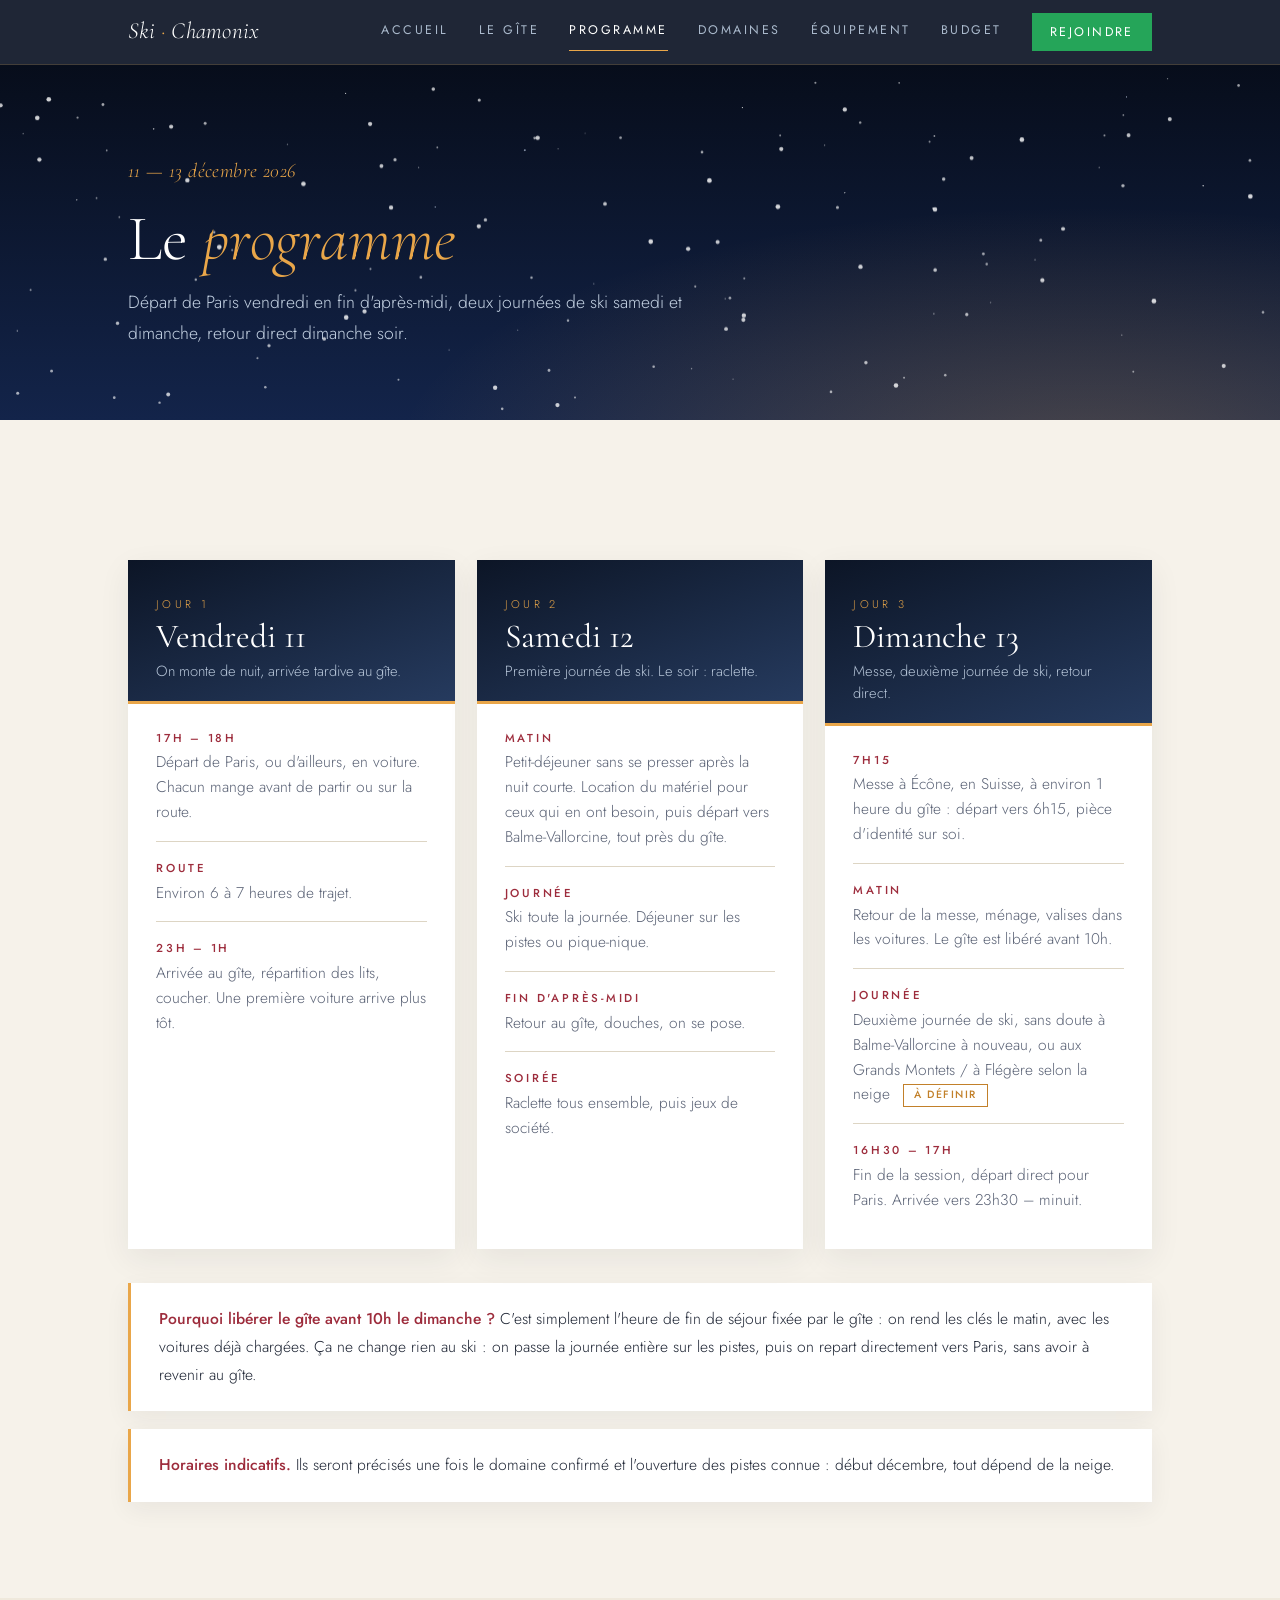
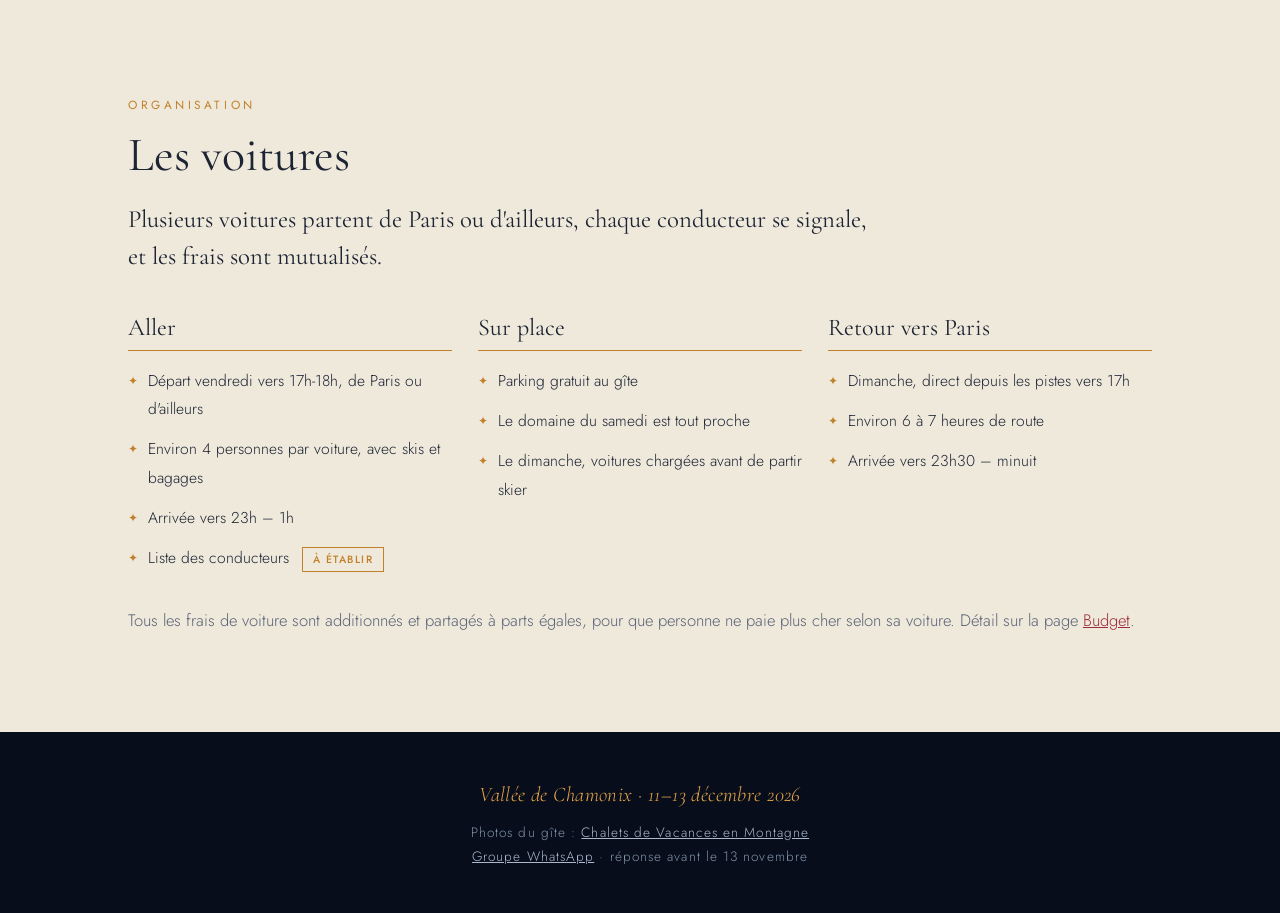
<file: programme.html>
<!DOCTYPE html>
<html lang="fr">
<head>
    <meta charset="UTF-8">
    <meta name="viewport" content="width=device-width, initial-scale=1.0">
    <title>Programme · Week-end ski Chamonix</title>
    <link rel="preconnect" href="https://fonts.googleapis.com">
    <link rel="preconnect" href="https://fonts.gstatic.com" crossorigin>
    <link href="https://fonts.googleapis.com/css2?family=Cormorant+Garamond:ital,wght@0,300;0,400;0,500;0,600;1,300;1,400&family=Jost:wght@300;400;500&display=swap" rel="stylesheet">
    <link rel="stylesheet" href="style.css">
</head>
<body>

    <nav class="site-nav">
        <div class="container nav-inner">
            <a href="index.html" class="nav-logo">Ski <span>·</span> Chamonix</a>
            <div class="nav-links">
                <a href="index.html">Accueil</a>
                <a href="gite.html">Le gîte</a>
                <a href="programme.html" class="active">Programme</a>
                <a href="domaines.html">Domaines</a>
                <a href="equipement.html">Équipement</a>
                <a href="budget.html">Budget</a>
                <a href="https://chat.whatsapp.com/JaET11jtQ837spinIDWd2D" class="nav-cta" target="_blank" rel="noopener">Rejoindre</a>
            </div>
        </div>
    </nav>

    <header class="page-head">
        <div class="stars"></div>
        <canvas class="snow-canvas"></canvas>
        <div class="container">
            <span class="kicker">11 — 13 décembre 2026</span>
            <h1>Le <em>programme</em></h1>
            <p>Départ de Paris vendredi en fin d'après-midi, deux journées de ski samedi et dimanche, retour direct dimanche soir.</p>
        </div>
    </header>

    <main>
        <section class="section">
            <div class="container">
                <div class="days">
                    <div class="day reveal">
                        <div class="day-head"><small>Jour 1</small><h3>Vendredi 11</h3><p>On monte de nuit, arrivée tardive au gîte.</p></div>
                        <ul>
                            <li><span class="when">17h – 18h</span><p>Départ de Paris, ou d'ailleurs, en voiture. Chacun mange avant de partir ou sur la route.</p></li>
                            <li><span class="when">Route</span><p>Environ 6 à 7 heures de trajet.</p></li>
                            <li><span class="when">23h – 1h</span><p>Arrivée au gîte, répartition des lits, coucher. Une première voiture arrive plus tôt.</p></li>
                        </ul>
                    </div>
                    <div class="day reveal">
                        <div class="day-head"><small>Jour 2</small><h3>Samedi 12</h3><p>Première journée de ski. Le soir : raclette.</p></div>
                        <ul>
                            <li><span class="when">Matin</span><p>Petit-déjeuner sans se presser après la nuit courte. Location du matériel pour ceux qui en ont besoin, puis départ vers Balme-Vallorcine, tout près du gîte.</p></li>
                            <li><span class="when">Journée</span><p>Ski toute la journée. Déjeuner sur les pistes ou pique-nique.</p></li>
                            <li><span class="when">Fin d'après-midi</span><p>Retour au gîte, douches, on se pose.</p></li>
                            <li><span class="when">Soirée</span><p>Raclette tous ensemble, puis jeux de société.</p></li>
                        </ul>
                    </div>
                    <div class="day reveal">
                        <div class="day-head"><small>Jour 3</small><h3>Dimanche 13</h3><p>Messe, deuxième journée de ski, retour direct.</p></div>
                        <ul>
                            <li><span class="when">7h15</span><p>Messe à Écône, en Suisse, à environ 1 heure du gîte : départ vers 6h15, pièce d'identité sur soi.</p></li>
                            <li><span class="when">Matin</span><p>Retour de la messe, ménage, valises dans les voitures. Le gîte est libéré avant 10h.</p></li>
                            <li><span class="when">Journée</span><p>Deuxième journée de ski, sans doute à Balme-Vallorcine à nouveau, ou aux Grands Montets / à Flégère selon la neige <span class="tag">à définir</span></p></li>
                            <li><span class="when">16h30 – 17h</span><p>Fin de la session, départ direct pour Paris. Arrivée vers 23h30 – minuit.</p></li>
                        </ul>
                    </div>
                </div>

                <div class="note reveal">
                    <strong>Pourquoi libérer le gîte avant 10h le dimanche ?</strong> C'est simplement l'heure de fin de séjour fixée par le gîte : on rend les clés le matin, avec les voitures déjà chargées. Ça ne change rien au ski : on passe la journée entière sur les pistes, puis on repart directement vers Paris, sans avoir à revenir au gîte.
                </div>
                <div class="note reveal" style="margin-top:18px;">
                    <strong>Horaires indicatifs.</strong> Ils seront précisés une fois le domaine confirmé et l'ouverture des pistes connue : début décembre, tout dépend de la neige.
                </div>
            </div>
        </section>

        <section class="section section-paper2">
            <div class="container">
                <span class="eyebrow">Organisation</span>
                <h2 class="h2">Les voitures</h2>
                <p class="lead">Plusieurs voitures partent de Paris ou d'ailleurs, chaque conducteur se signale, et les frais sont mutualisés.</p>
                <div class="list-cols">
                    <div class="list-col reveal">
                        <h4>Aller</h4>
                        <ul><li>Départ vendredi vers 17h-18h, de Paris ou d'ailleurs</li><li>Environ 4 personnes par voiture, avec skis et bagages</li><li>Arrivée vers 23h – 1h</li><li>Liste des conducteurs <span class="tag">à établir</span></li></ul>
                    </div>
                    <div class="list-col reveal">
                        <h4>Sur place</h4>
                        <ul><li>Parking gratuit au gîte</li><li>Le domaine du samedi est tout proche</li><li>Le dimanche, voitures chargées avant de partir skier</li></ul>
                    </div>
                    <div class="list-col reveal">
                        <h4>Retour vers Paris</h4>
                        <ul><li>Dimanche, direct depuis les pistes vers 17h</li><li>Environ 6 à 7 heures de route</li><li>Arrivée vers 23h30 – minuit</li></ul>
                    </div>
                </div>
                <p class="muted" style="margin-top:28px;">Tous les frais de voiture sont additionnés et partagés à parts égales, pour que personne ne paie plus cher selon sa voiture. Détail sur la page <a href="budget.html">Budget</a>.</p>
            </div>
        </section>
    </main>

    <footer class="site-footer">
        <em>Vallée de Chamonix · 11–13 décembre 2026</em>
        Photos du gîte : <a href="https://giteschamonix.com/portfolio/la-loriaz/" target="_blank" rel="noopener">Chalets de Vacances en Montagne</a><br>
        <a href="https://chat.whatsapp.com/JaET11jtQ837spinIDWd2D" target="_blank" rel="noopener">Groupe WhatsApp</a> · réponse avant le 13 novembre
    </footer>

    <script src="script.js"></script>
</body>
</html>
</file>
<file: style.css>
/* Week-end ski — Vallée de Chamonix
   Nuit d'hiver, neige, lumière de chalet. Légèreté : serif fin + sans fin. */
:root {
    --night: #0c1526;
    --night-2: #15233d;
    --dusk: #263b5f;
    --frost: #bcd3e8;
    --paper: #f6f2ea;
    --paper-2: #efe9dc;
    --ink: #1d2433;
    --ink-soft: #5a6275;
    --ember: #e9a649;
    --ember-deep: #c2802a;
    --berry: #9d2c3c;
    --line: #ddd5c4;
}

* { margin: 0; padding: 0; box-sizing: border-box; }
html { scroll-behavior: smooth; }

body {
    font-family: 'Jost', sans-serif;
    font-weight: 300;
    font-size: 1.04rem;
    line-height: 1.8;
    color: var(--ink);
    background: var(--paper);
    overflow-x: hidden;
}

h1, h2, h3, h4 {
    font-family: 'Cormorant Garamond', serif;
    font-weight: 400;
    line-height: 1.12;
    color: inherit;
}
h1 em, h2 em, h3 em { font-style: italic; color: var(--ember); }
strong, b { font-weight: 500; }
a { color: var(--berry); }
img { max-width: 100%; display: block; }

.container { max-width: 1080px; margin: 0 auto; padding: 0 28px; }
.section { padding: 96px 0; }
.section-paper2 { background: var(--paper-2); }
.section-night { background: linear-gradient(180deg, var(--night) 0%, var(--night-2) 100%); color: #dfe8f2; position: relative; overflow: hidden; }
.center { text-align: center; }

/* Navigation */
.site-nav {
    position: sticky; top: 0; z-index: 100;
    background: rgba(12, 21, 38, 0.92);
    backdrop-filter: blur(10px);
    border-bottom: 1px solid rgba(233, 166, 73, 0.18);
}
.nav-inner { display: flex; align-items: center; justify-content: space-between; height: 64px; }
.nav-logo {
    font-family: 'Cormorant Garamond', serif; font-style: italic; font-size: 1.45rem;
    color: #fff; text-decoration: none; letter-spacing: 0.01em;
}
.nav-logo span { color: var(--ember); }
.nav-links { display: flex; gap: 30px; }
.nav-links a {
    font-size: 0.78rem; font-weight: 400; letter-spacing: 0.2em; text-transform: uppercase;
    color: #aab9cc; text-decoration: none; padding: 6px 0; border-bottom: 1px solid transparent;
    transition: color .25s, border-color .25s;
}
.nav-links a:hover, .nav-links a.active { color: #fff; border-bottom-color: var(--ember); }

/* Hero */
.hero {
    position: relative; min-height: 94vh; display: flex; align-items: center; overflow: hidden; color: #fff;
    background:
        radial-gradient(ellipse at 78% 78%, rgba(233,166,73,0.22), transparent 38%),
        linear-gradient(180deg, #060c18 0%, #0d1830 40%, #1c3358 78%, #2f4d79 100%);
}
.hero .stars, .page-head .stars, .section-night .stars { position: absolute; inset: 0; opacity: .8; pointer-events: none;
    background-image:
        radial-gradient(1.2px 1.2px at 12% 18%, #fff, transparent),
        radial-gradient(1px 1px at 27% 8%, #fff, transparent),
        radial-gradient(1.4px 1.4px at 41% 24%, #dbe8ff, transparent),
        radial-gradient(1px 1px at 58% 12%, #fff, transparent),
        radial-gradient(1.3px 1.3px at 73% 20%, #fff, transparent),
        radial-gradient(1px 1px at 88% 9%, #dbe8ff, transparent),
        radial-gradient(1px 1px at 6% 38%, #fff, transparent),
        radial-gradient(1.2px 1.2px at 94% 34%, #fff, transparent),
        radial-gradient(1px 1px at 66% 36%, #fff, transparent),
        radial-gradient(1px 1px at 34% 40%, #dbe8ff, transparent);
}
.hero-scene { position: absolute; left: 0; right: 0; bottom: -1px; width: 100%; height: 48%; }
.hero-sub, .hero h1 { text-shadow: 0 2px 18px rgba(6, 12, 24, 0.75); }
.lights { position: absolute; top: 64px; left: 0; width: 100%; height: 110px; pointer-events: none; z-index: 3; }
.snow-canvas { position: absolute; inset: 0; width: 100%; height: 100%; pointer-events: none; z-index: 2; }
.hero-content { position: relative; z-index: 4; padding: 120px 0 230px; }
.kicker {
    display: block; font-family: 'Cormorant Garamond', serif; font-style: italic;
    font-size: 1.25rem; color: var(--ember); margin-bottom: 14px; letter-spacing: 0.02em;
}
.hero h1 { font-size: clamp(2.6rem, 6.2vw, 5rem); font-weight: 300; max-width: 780px; margin-bottom: 22px; letter-spacing: -0.005em; }
.hero-sub { font-size: 1.1rem; max-width: 560px; color: #d3deea; margin-bottom: 34px; }
.btn {
    display: inline-block; font-size: 0.78rem; font-weight: 500; letter-spacing: 0.2em; text-transform: uppercase;
    text-decoration: none; padding: 14px 30px; color: var(--night); background: var(--ember);
    border: 1px solid var(--ember); transition: background .25s, color .25s, transform .25s;
}
.btn:hover { background: #f3bb6a; transform: translateY(-2px); }
.btn-ghost { background: transparent; color: #fff; border-color: rgba(255,255,255,0.45); margin-left: 12px; }
.btn-ghost:hover { background: rgba(255,255,255,0.1); border-color: #fff; }

/* Section headings */
.eyebrow { display: block; font-size: 0.74rem; letter-spacing: 0.3em; text-transform: uppercase; color: var(--ember-deep); margin-bottom: 14px; font-weight: 400; }
.section-night .eyebrow { color: var(--ember); }
.h2 { font-size: clamp(2rem, 4vw, 3rem); margin-bottom: 18px; font-weight: 400; }
.lead { font-family: 'Cormorant Garamond', serif; font-size: 1.55rem; line-height: 1.5; font-weight: 400; color: var(--ink); max-width: 760px; }
.center .lead { margin-left: auto; margin-right: auto; }
.muted { color: var(--ink-soft); }
.section-night .muted { color: #9fb0c5; }

/* Pillars */
.pillars { display: grid; grid-template-columns: repeat(3, 1fr); gap: 48px; margin-top: 56px; }
.pillar { text-align: center; }
.pillar svg { width: 46px; height: 46px; stroke: var(--ember-deep); fill: none; stroke-width: 1.2; stroke-linecap: round; stroke-linejoin: round; margin: 0 auto 18px; }
.pillar h3 { font-size: 1.7rem; margin-bottom: 8px; }
.pillar p { font-size: 0.98rem; color: var(--ink-soft); }

/* Photos */
.photo { position: relative; overflow: hidden; background: var(--paper-2); }
.photo img { width: 100%; height: 100%; object-fit: cover; transition: transform 1.2s ease; }
.photo:hover img { transform: scale(1.04); }
.photo figcaption { position: absolute; left: 0; right: 0; bottom: 0; padding: 38px 20px 14px; color: #fff; font-family: 'Cormorant Garamond', serif; font-style: italic; font-size: 1.15rem; background: linear-gradient(0deg, rgba(8,14,26,0.7), transparent); }
.band { display: grid; grid-template-columns: 1.4fr 1fr; gap: 14px; }
.band .photo { height: 380px; }
.gallery { display: grid; grid-template-columns: repeat(6, 1fr); grid-auto-rows: 170px; gap: 12px; }
.gallery .photo:nth-child(1) { grid-column: span 4; grid-row: span 2; }
.gallery .photo:nth-child(2) { grid-column: span 2; grid-row: span 2; }
.gallery .photo:nth-child(3), .gallery .photo:nth-child(4), .gallery .photo:nth-child(5) { grid-column: span 2; grid-row: span 2; }
.gallery .photo:nth-child(6) { grid-column: span 3; grid-row: span 2; }
.gallery .photo:nth-child(7) { grid-column: span 3; grid-row: span 2; }

/* Timeline / glance */
.glance { display: grid; grid-template-columns: repeat(3, 1fr); gap: 0; margin-top: 50px; border-top: 1px solid rgba(233,166,73,0.3); }
.glance div { padding: 30px 28px 10px 0; position: relative; }
.glance div::before { content: ''; position: absolute; top: -5px; left: 0; width: 9px; height: 9px; border-radius: 50%; background: var(--ember); box-shadow: 0 0 14px var(--ember); }
.glance small { display: block; font-size: 0.72rem; letter-spacing: 0.28em; text-transform: uppercase; color: var(--ember); margin-top: 6px; }
.glance h3 { font-size: 1.9rem; margin: 4px 0 8px; color: #fff; }
.glance p { font-size: 0.97rem; color: #b6c4d6; }

/* Cards */
.cards { display: grid; grid-template-columns: repeat(2, 1fr); gap: 22px; margin-top: 44px; }
.card { display: block; text-decoration: none; color: inherit; background: #fff; overflow: hidden; box-shadow: 0 10px 30px rgba(29,36,51,0.07); transition: transform .35s, box-shadow .35s; }
.card:hover { transform: translateY(-6px); box-shadow: 0 22px 44px rgba(29,36,51,0.13); }
.card .photo { height: 200px; }
.card-body { padding: 26px 28px 28px; }
.card h3 { font-size: 1.75rem; margin-bottom: 6px; color: var(--ink); }
.card p { font-size: 0.97rem; color: var(--ink-soft); margin-bottom: 12px; }
.card .more { font-size: 0.74rem; letter-spacing: 0.22em; text-transform: uppercase; color: var(--berry); font-weight: 500; }

/* Page head */
.page-head { position: relative; overflow: hidden; padding: 88px 0 70px; color: #fff;
    background: radial-gradient(ellipse at 85% 110%, rgba(233,166,73,0.25), transparent 45%), linear-gradient(180deg, #070d1b 0%, #13244a 100%); }
.page-head .container { position: relative; z-index: 4; }
.page-head h1 { font-size: clamp(2.4rem, 5.5vw, 4rem); font-weight: 300; margin-bottom: 12px; }
.page-head p { font-size: 1.1rem; color: #c3d1e2; max-width: 620px; }

/* Layout helpers */
.split { display: grid; grid-template-columns: 1.1fr 0.9fr; gap: 56px; align-items: center; }
.box { background: #fff; padding: 32px 34px; box-shadow: 0 10px 30px rgba(29,36,51,0.07); border-top: 3px solid var(--ember); }
.box h3 { font-size: 1.6rem; margin-bottom: 10px; }
.box ul { list-style: none; }
.box li { padding: 9px 0; border-bottom: 1px solid var(--line); font-size: 0.98rem; }
.box li:last-child { border-bottom: none; }

.tag { display: inline-block; font-size: 0.66rem; letter-spacing: 0.14em; text-transform: uppercase; padding: 2px 10px; margin-left: 8px; border: 1px solid var(--ember-deep); color: var(--ember-deep); background: transparent; vertical-align: middle; white-space: nowrap; font-weight: 500; }
.section-night .tag { color: var(--ember); border-color: rgba(233,166,73,0.6); }

/* Beds */
.rooms { display: grid; grid-template-columns: repeat(4, 1fr); gap: 18px; margin-top: 40px; }
.room { background: #fff; padding: 26px 18px; text-align: center; box-shadow: 0 8px 24px rgba(29,36,51,0.06); }
.room h4 { font-size: 1.4rem; }
.room small { display: block; font-size: 0.85rem; color: var(--ink-soft); margin-bottom: 14px; letter-spacing: 0.05em; }
.beds { display: flex; flex-wrap: wrap; gap: 6px; justify-content: center; }
.bed { width: 20px; height: 34px; border: 1.5px solid #2f5a9a; background: #dfe9f7; border-radius: 3px; position: relative; }
.bed::before { content: ''; position: absolute; top: 3px; left: 3px; right: 3px; height: 8px; background: #fff; border-radius: 2px; }
.total-beds { text-align: center; margin-top: 26px; font-family: 'Cormorant Garamond', serif; font-size: 1.5rem; font-style: italic; color: var(--ink-soft); }
.total-beds b { color: var(--berry); font-style: normal; font-weight: 600; }

.list-cols { display: grid; grid-template-columns: repeat(3, 1fr); gap: 26px; margin-top: 40px; }
.list-col h4 { font-size: 1.5rem; margin-bottom: 10px; padding-bottom: 8px; border-bottom: 1px solid var(--ember-deep); }
.list-col ul { list-style: none; }
.list-col li { padding: 6px 0 6px 20px; position: relative; font-size: 0.98rem; }
.list-col li::before { content: '✦'; position: absolute; left: 0; color: var(--ember-deep); font-size: 0.75rem; top: 10px; }

/* Programme */
.days { display: grid; grid-template-columns: repeat(3, 1fr); gap: 22px; margin-top: 44px; }
.day { background: #fff; box-shadow: 0 10px 30px rgba(29,36,51,0.07); }
.day-head { padding: 28px 28px 22px; background: linear-gradient(160deg, var(--night) 0%, var(--dusk) 100%); color: #fff; position: relative; }
.day-head::after { content: ''; position: absolute; left: 0; right: 0; bottom: 0; height: 3px; background: var(--ember); }
.day-head small { font-size: 0.7rem; letter-spacing: 0.3em; text-transform: uppercase; color: var(--ember); }
.day-head h3 { font-size: 2.1rem; }
.day-head p { font-size: 0.92rem; color: #b6c5d8; margin-top: 4px; line-height: 1.5; }
.day ul { list-style: none; padding: 8px 28px 20px; }
.day li { padding: 16px 0; border-bottom: 1px solid var(--line); }
.day li:last-child { border-bottom: none; }
.when { display: block; font-size: 0.72rem; letter-spacing: 0.24em; text-transform: uppercase; color: var(--berry); font-weight: 500; }
.day li p { font-size: 0.97rem; color: var(--ink-soft); line-height: 1.6; margin-top: 2px; }

.note { background: #fff; border-left: 3px solid var(--ember); padding: 22px 28px; margin-top: 34px; font-size: 0.98rem; box-shadow: 0 8px 24px rgba(29,36,51,0.06); }
.note strong { font-weight: 500; color: var(--berry); }

/* Domaines */
.areas { display: grid; grid-template-columns: repeat(2, 1fr); gap: 22px; margin-top: 44px; }
.area { background: #fff; box-shadow: 0 10px 30px rgba(29,36,51,0.07); padding: 32px 32px 28px; position: relative; }
.area .when-ski { font-size: 0.7rem; letter-spacing: 0.26em; text-transform: uppercase; color: var(--berry); font-weight: 500; display: block; margin-bottom: 8px; }
.area h3 { font-size: 1.9rem; margin-bottom: 4px; }
.area .vibe { font-family: 'Cormorant Garamond', serif; font-style: italic; font-size: 1.2rem; color: var(--ember-deep); margin-bottom: 10px; }
.area p { font-size: 0.97rem; color: var(--ink-soft); }
.area .snow { margin-top: 14px; padding-top: 12px; border-top: 1px solid var(--line); font-size: 0.9rem; display: flex; justify-content: space-between; gap: 10px; }
.area.pick { border-top: 3px solid var(--ember); }

/* Budget */
.calc { display: grid; grid-template-columns: 1.05fr 0.95fr; background: linear-gradient(160deg, var(--night) 0%, var(--night-2) 100%); color: #e6edf5; box-shadow: 0 24px 50px rgba(12,21,38,0.25); }
.calc-left { padding: 42px 42px; }
.calc-right { padding: 42px; background: rgba(255,255,255,0.04); border-left: 1px solid rgba(233,166,73,0.25); }
.calc label.big { font-size: 0.74rem; letter-spacing: 0.26em; text-transform: uppercase; color: #9fb0c5; }
.calc .n-out { font-family: 'Cormorant Garamond', serif; font-size: 3rem; line-height: 1.1; color: #fff; }
.calc input[type=range] { width: 100%; margin: 12px 0 4px; accent-color: var(--ember); }
.calc .scale { display: flex; justify-content: space-between; font-size: 0.8rem; color: #8193a9; }
.opt { display: flex; align-items: flex-start; gap: 12px; margin-top: 22px; font-size: 0.97rem; cursor: pointer; color: #dbe5f0; }
.opt input { margin-top: 6px; accent-color: var(--ember); width: 17px; height: 17px; flex: none; }
.opt small { display: block; color: #8fa2b8; font-size: 0.84rem; }
.lines { list-style: none; font-size: 0.97rem; }
.lines li { display: flex; justify-content: space-between; padding: 8px 0; border-bottom: 1px solid rgba(255,255,255,0.1); color: #cfdbe8; }
.lines li.off { display: none; }
.lines b { font-weight: 400; color: #fff; }
.sum { margin-top: 24px; text-align: center; }
.sum .per { font-family: 'Cormorant Garamond', serif; font-size: 4.2rem; line-height: 1; color: var(--ember); }
.sum .per small { font-size: 1.2rem; color: #fff; margin-left: 4px; }
.sum .hint { font-size: 0.85rem; color: #9fb0c5; margin-top: 6px; }

.scen { display: grid; grid-template-columns: repeat(3, 1fr); gap: 20px; margin-top: 30px; }
.scen > div { background: #fff; padding: 26px; box-shadow: 0 8px 24px rgba(29,36,51,0.06); text-align: center; }
.scen h4 { font-size: 1.25rem; margin-bottom: 4px; }
.scen small { display: block; font-size: 0.84rem; color: var(--ink-soft); margin-bottom: 10px; line-height: 1.5; }
.scen .v { font-family: 'Cormorant Garamond', serif; font-size: 2.6rem; color: var(--berry); line-height: 1.1; }

table.sim { width: 100%; border-collapse: collapse; background: #fff; box-shadow: 0 8px 24px rgba(29,36,51,0.06); margin-top: 24px; }
.sim th { text-align: left; font-size: 0.72rem; letter-spacing: 0.2em; text-transform: uppercase; padding: 14px 20px; background: var(--paper-2); font-weight: 500; }
.sim td { padding: 14px 20px; border-top: 1px solid var(--line); font-size: 0.97rem; vertical-align: top; }
.sim td.num, .sim th.num { text-align: right; white-space: nowrap; }
.sim small { display: block; color: var(--ink-soft); font-size: 0.85rem; }
.sim tr.total td { font-weight: 500; background: #fbf8f1; border-top: 2px solid var(--ember); }
.table-wrap { overflow-x: auto; }

details.how { margin-top: 30px; background: #fff; padding: 20px 26px; box-shadow: 0 8px 24px rgba(29,36,51,0.06); }
details.how summary { cursor: pointer; font-family: 'Cormorant Garamond', serif; font-size: 1.35rem; }
details.how ul { margin: 14px 0 0 20px; font-size: 0.95rem; color: var(--ink-soft); }
details.how li { margin-bottom: 6px; }

.site-footer { background: #070d1a; color: #8193a9; text-align: center; padding: 44px 20px; font-size: 0.85rem; letter-spacing: 0.08em; }
.site-footer em { font-family: 'Cormorant Garamond', serif; font-size: 1.3rem; color: var(--ember); display: block; margin-bottom: 6px; letter-spacing: 0.02em; }
.site-footer a { color: #aab9cc; }

/* Reveal */
.reveal { opacity: 0; transform: translateY(26px); transition: opacity .9s ease, transform .9s cubic-bezier(.2,.8,.2,1); }
.reveal.active { opacity: 1; transform: none; }

@keyframes twinkle { 0%,100% { opacity: 1; } 50% { opacity: .45; } }
.bulb { animation: twinkle 2.8s ease-in-out infinite; }
@media (prefers-reduced-motion: reduce) { .bulb { animation: none; } .reveal { opacity: 1; transform: none; transition: none; } }

@media (max-width: 860px) {
    .nav-inner { height: auto; flex-direction: column; gap: 4px; padding: 10px 20px; }
    .nav-links { gap: 16px; flex-wrap: wrap; justify-content: center; }
    .section { padding: 64px 0; }
    .pillars, .cards, .areas, .split, .days, .list-cols, .scen, .glance, .band, .calc { grid-template-columns: 1fr; }
    .pillars { gap: 36px; }
    .rooms { grid-template-columns: repeat(2, 1fr); }
    .calc-right { border-left: none; border-top: 1px solid rgba(233,166,73,0.25); }
    .calc-left, .calc-right { padding: 30px; }
    .gallery { grid-template-columns: repeat(2, 1fr); grid-auto-rows: 150px; }
    .gallery .photo:nth-child(n) { grid-column: span 1; grid-row: span 1; }
    .gallery .photo:nth-child(1) { grid-column: span 2; grid-row: span 2; }
    .band .photo { height: 240px; }
    .glance div { padding-bottom: 24px; }
    .btn-ghost { margin: 12px 0 0 0; }
    .hero-content { padding-bottom: 170px; }
}

/* Plans des pistes */
.map-full { display: block; margin-top: 18px; background: #fff; padding: 10px; box-shadow: 0 10px 30px rgba(29,36,51,0.08); }
.map-full img { width: 100%; height: auto; }
.map-thumb { display: block; margin-top: 16px; border: 1px solid var(--line); background: #fff; }
.map-thumb img { width: 100%; height: auto; transition: opacity .3s; }
.map-thumb:hover img { opacity: .88; }
.map-credit { font-size: 0.85rem; color: var(--ink-soft); margin-top: 12px; }
.areas { margin-top: 70px; }

/* Étiquettes obligatoire / facultatif */
.tag-req, .tag-opt { display: inline-block; font-size: 0.62rem; letter-spacing: 0.14em; text-transform: uppercase; padding: 1px 9px; margin-left: 8px; font-weight: 500; vertical-align: middle; white-space: nowrap; }
.tag-req { background: var(--berry); color: #fff; border: 1px solid var(--berry); }
.tag-opt { background: transparent; color: var(--ink-soft); border: 1px solid #b9b1a0; }
.list-col ul.em li { padding-left: 0; }
.list-col ul.em li::before { display: none; }

/* Cartes : 3 puis 2 */
.cards { grid-template-columns: repeat(6, 1fr); }
.card { grid-column: span 2; }
.card:nth-child(n+4) { grid-column: span 3; }
.scen { grid-template-columns: repeat(2, 1fr); }
@media (max-width: 860px) {
    .cards { grid-template-columns: 1fr; }
    .card, .card:nth-child(n+4) { grid-column: auto; }
    .scen { grid-template-columns: 1fr; }
}

/* WhatsApp / réponse */
.hero-deadline { margin-top: 26px; font-size: 0.78rem; font-weight: 500; letter-spacing: 0.22em; text-transform: uppercase; color: var(--ember); text-shadow: 0 1px 10px rgba(6,12,24,0.95), 0 0 3px rgba(6,12,24,0.9); }
.wa-card { display: inline-flex; flex-direction: column; align-items: center; gap: 22px; background: #fff; padding: 30px 34px 32px; box-shadow: 0 20px 44px rgba(0,0,0,0.35); }
.wa-card img { width: 190px; height: 190px; }
.wa-card .btn { background: #25a559; border-color: #25a559; color: #fff; }
.wa-card .btn:hover { background: #1e8a49; border-color: #1e8a49; }
.section-night .eyebrow.deadline { color: #ffb36b; }

/* Hero photo */
.hero-photo { position: absolute; inset: 0; background: #0d1830 url('assets/ski-poudreuse.jpg') 62% 40% / cover no-repeat; transform: scaleX(-1); }
.hero-shade { position: absolute; inset: 0; z-index: 1;
    background:
        linear-gradient(90deg, rgba(7,13,26,0.92) 0%, rgba(8,15,30,0.74) 38%, rgba(10,20,40,0.22) 72%, rgba(10,20,40,0.12) 100%),
        linear-gradient(180deg, rgba(7,13,26,0.55) 0%, rgba(7,13,26,0) 30%, rgba(7,13,26,0) 70%, rgba(12,21,38,0.95) 100%); }
.hero-content { padding: 130px 0 120px; }
.hero h1 { max-width: 620px; }
.btn-wa { background: #25a559; border-color: #25a559; color: #fff; }
.btn-wa:hover { background: #1e8a49; border-color: #1e8a49; }
.hero-content .btn { margin-bottom: 12px; }
.nav-links a.nav-cta { background: #25a559; color: #fff; padding: 8px 18px; border-bottom: none; }
.nav-links a.nav-cta:hover { background: #1e8a49; color: #fff; }

/* Bandeau ski */
.ski-banner { position: relative; height: 460px; overflow: hidden; }
.ski-banner-photo { position: absolute; inset: 0; background: url('assets/ski-rando.jpg') 50% 42% / cover no-repeat; }
.ski-banner::after { content: ''; position: absolute; inset: 0; background: linear-gradient(180deg, rgba(12,21,38,0.15) 0%, rgba(12,21,38,0.75) 100%); }
.ski-banner-text { position: absolute; z-index: 2; left: 0; right: 0; bottom: 48px; text-align: center; color: #fff; padding: 0 28px; }
.ski-banner-text .eyebrow { color: var(--ember); }
.ski-banner-text p { font-family: 'Cormorant Garamond', serif; font-style: italic; font-weight: 300; font-size: clamp(1.7rem, 3.6vw, 2.8rem); text-shadow: 0 2px 18px rgba(6,12,24,0.8); }
@media (max-width: 860px) {
    .hero-photo { background-position: 58% 40%; }
    .hero-shade { background: linear-gradient(180deg, rgba(7,13,26,0.7) 0%, rgba(8,15,30,0.78) 55%, rgba(12,21,38,0.95) 100%); }
    .hero-content { padding: 70px 0 80px; }
    .ski-banner { height: 320px; }
    .nav-links a.nav-cta { padding: 6px 14px; }
}

/* Sur téléphone, le QR code ne sert à rien (on ne peut pas scanner son propre écran) : on garde le bouton */
@media (max-width: 860px) {
    .wa-card img { display: none; }
    .wa-card { padding: 22px 24px; }
}
</file>
